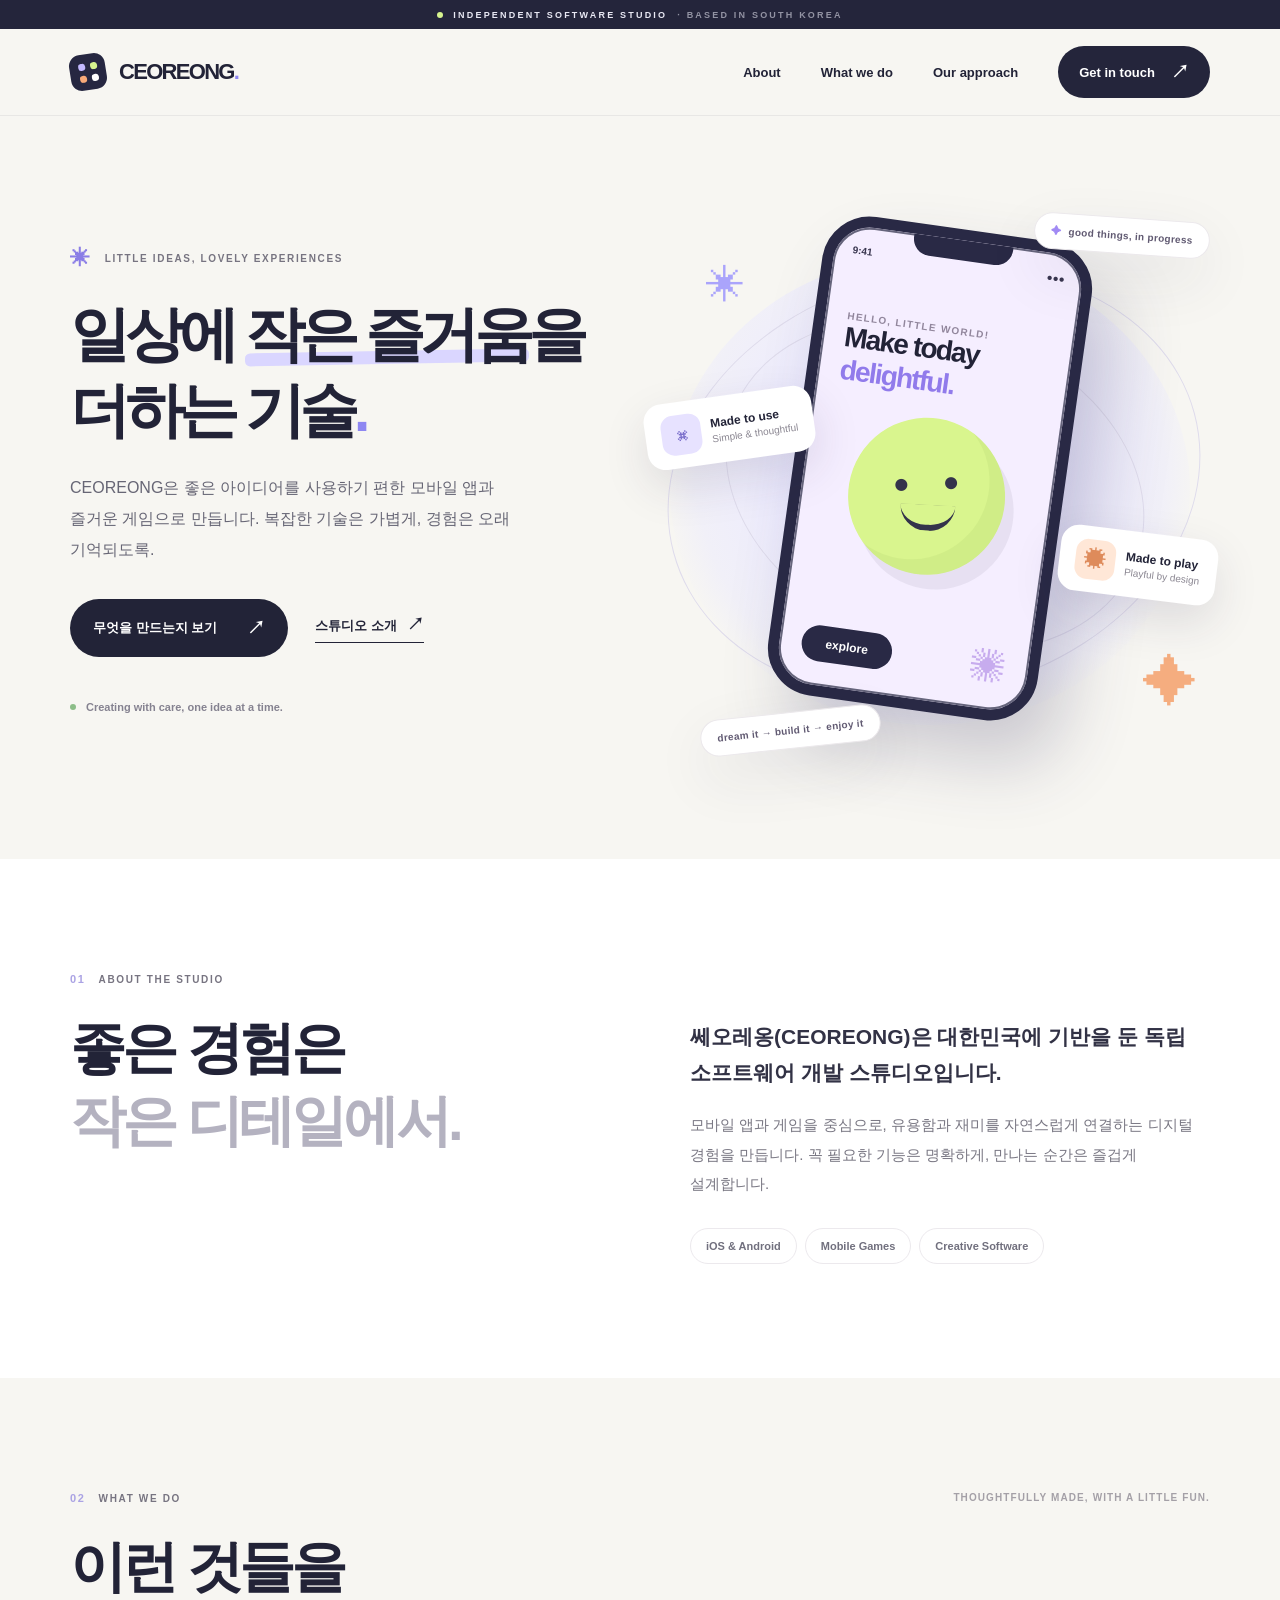
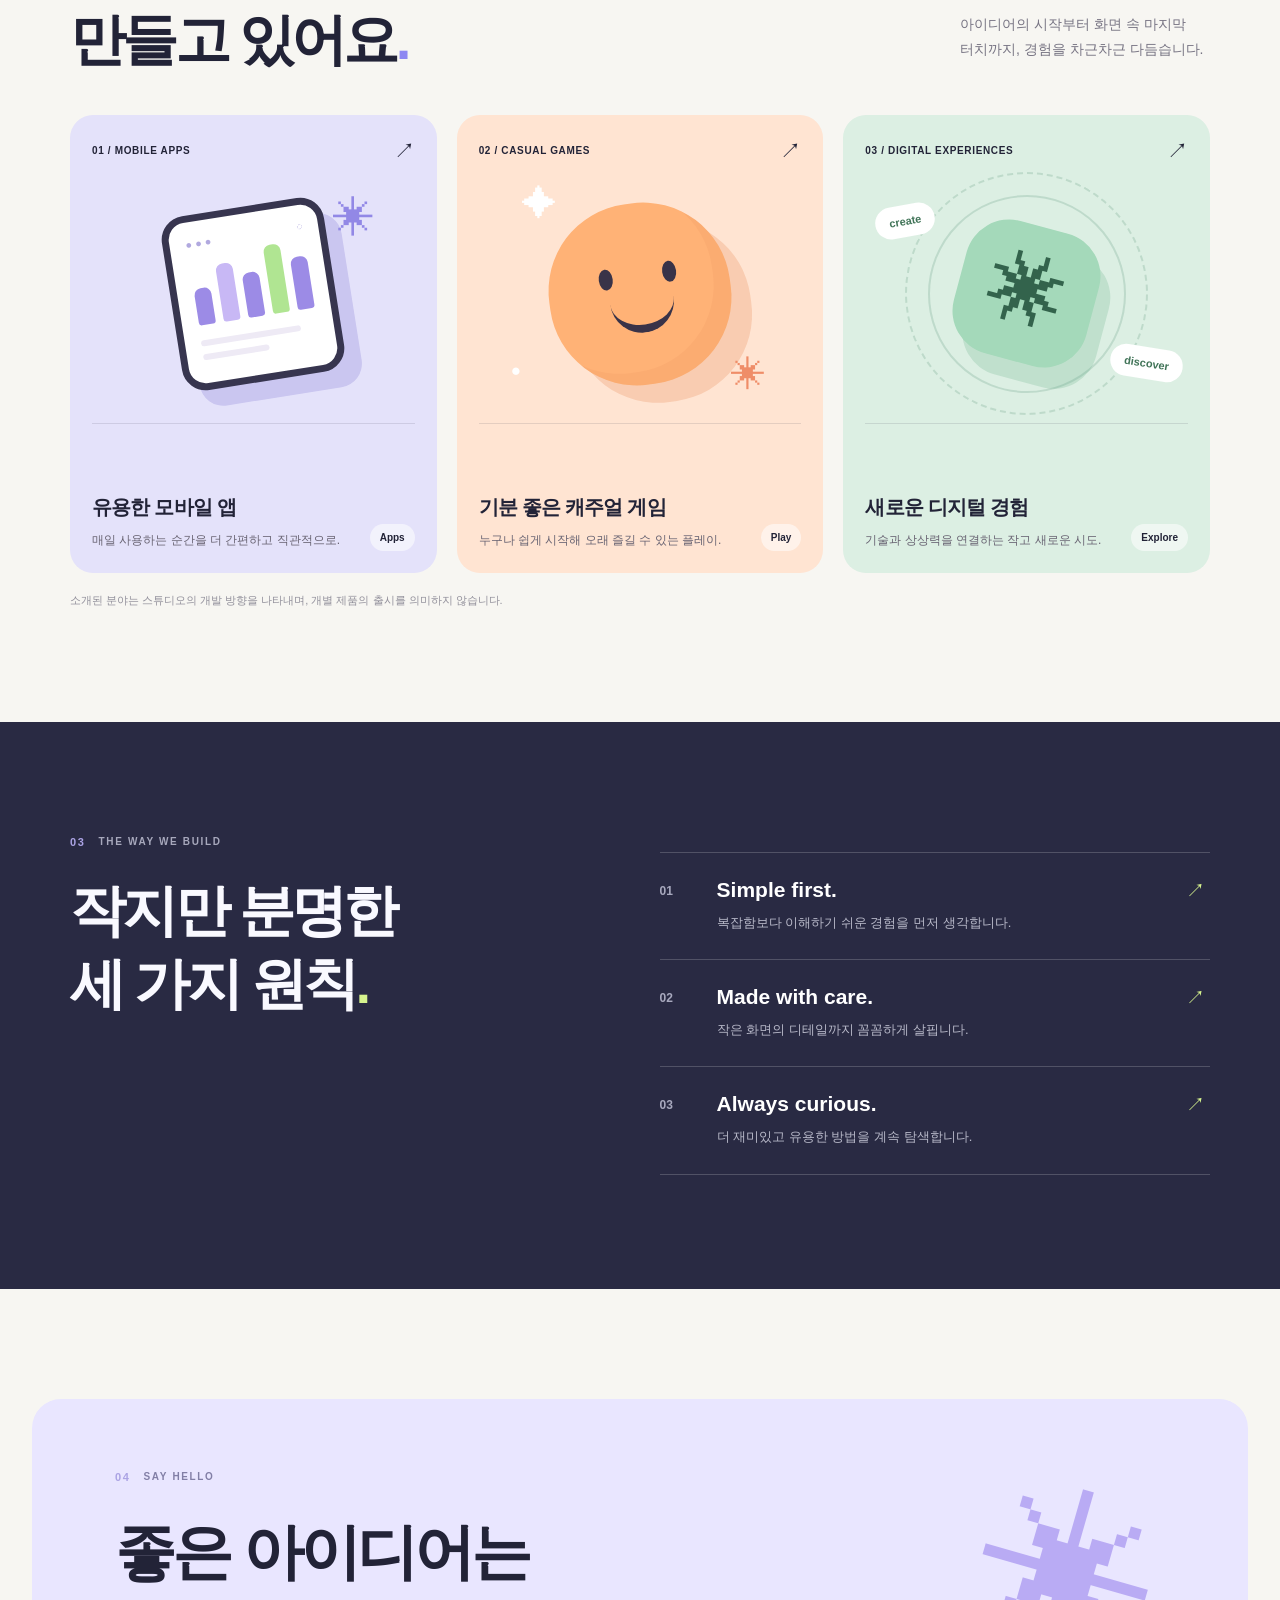
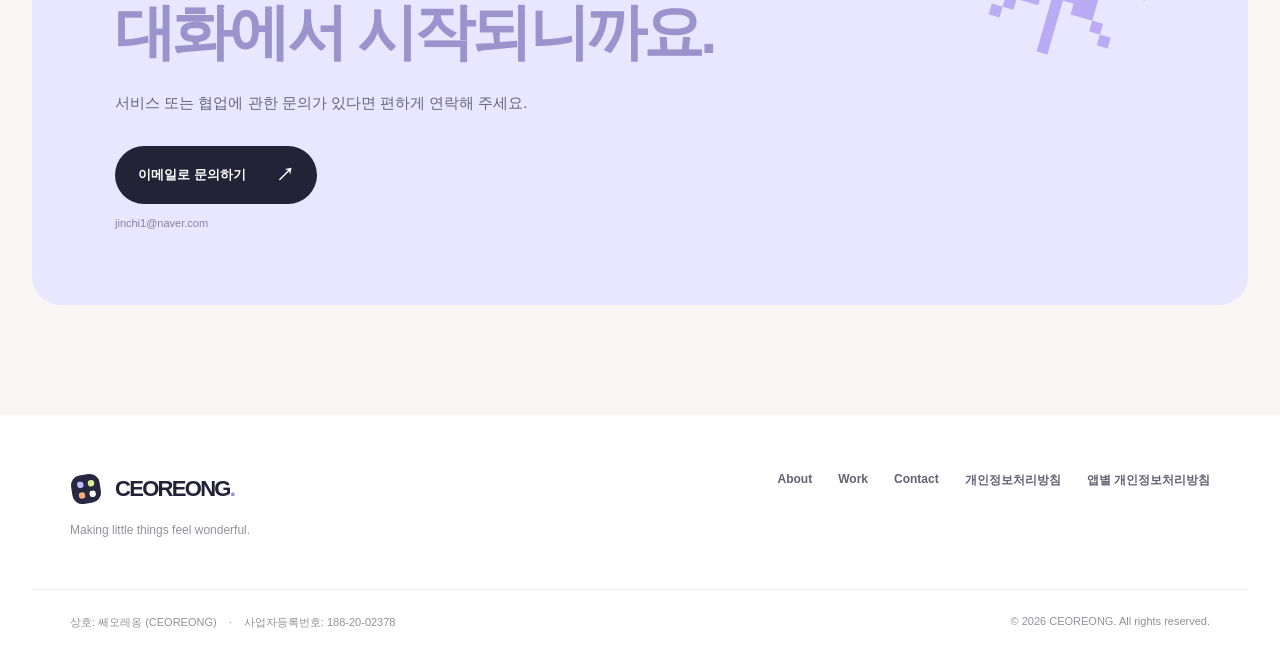
<file: index.html>
<!doctype html>
<html lang="ko">
<head>
  <meta charset="utf-8">
  <meta name="viewport" content="width=device-width, initial-scale=1">
  <meta name="theme-color" content="#f7f6f2">
  <meta name="description" content="CEOREONG(쎄오레옹)은 일상에 작은 즐거움과 편리함을 더하는 모바일 앱과 게임을 만듭니다.">
  <!-- Google Search Console 인증: Google이 제공한 정확한 meta 태그를 여기에 붙여넣을 수 있습니다. -->
  <title>CEOREONG | Apps, Games &amp; Good Ideas</title>
  <link rel="icon" href="assets/favicon.svg" type="image/svg+xml">
  <link rel="stylesheet" href="assets/styles.css">
  <script src="assets/site-config.js" defer></script>
  <script src="assets/main.js" defer></script>
</head>
<body>
  <a class="skip-link" href="#main">본문으로 이동</a>
  <div class="announcement"><span class="announcement-dot"></span> INDEPENDENT SOFTWARE STUDIO <span class="announcement-tail">· BASED IN SOUTH KOREA</span></div>
  <header class="site-header">
    <div class="container header-inner">
      <a class="brand" href="index.html" aria-label="CEOREONG 홈">
        <span class="brand-mark" aria-hidden="true"><span></span><span></span><span></span><span></span></span>
        <span class="brand-word">CEOREONG<span class="brand-period">.</span></span>
      </a>
      <button class="menu-toggle" type="button" aria-label="메뉴 열기" aria-expanded="false" aria-controls="main-nav"><span></span><span></span><span></span></button>
      <nav id="main-nav" class="main-nav" aria-label="주 메뉴">
        <a href="#about">About</a>
        <a href="#work">What we do</a>
        <a href="#approach">Our approach</a>
        <a href="#contact" class="nav-cta">Get in touch <span aria-hidden="true">↗</span></a>
      </nav>
    </div>
  </header>

  <main id="main">
    <section class="hero" aria-labelledby="hero-title">
      <div class="container hero-grid">
        <div class="hero-copy">
          <div class="eyebrow"><span class="eyebrow-spark">✳</span> LITTLE IDEAS, LOVELY EXPERIENCES</div>
          <h1 id="hero-title">일상에 <span class="accent-underline">작은 즐거움</span>을<br>더하는 기술<span class="headline-dot">.</span></h1>
          <p class="hero-desc">CEOREONG은 좋은 아이디어를 사용하기 편한 모바일 앱과 즐거운 게임으로 만듭니다. 복잡한 기술은 가볍게, 경험은 오래 기억되도록.</p>
          <div class="hero-actions">
            <a class="button button-dark" href="#work">무엇을 만드는지 보기 <span aria-hidden="true">↗</span></a>
            <a class="text-link" href="#about">스튜디오 소개 <span aria-hidden="true">↗</span></a>
          </div>
          <div class="hero-caption"><span class="status-dot"></span> Creating with care, one idea at a time.</div>
        </div>
        <div class="hero-scene" aria-label="모바일 앱과 게임을 상징하는 일러스트레이션">
          <div class="scene-glow"></div>
          <div class="scene-orbit scene-orbit-one"></div>
          <div class="scene-orbit scene-orbit-two"></div>
          <div class="deco deco-plus" aria-hidden="true">✳</div>
          <div class="deco deco-star" aria-hidden="true">✦</div>
          <div class="float-note float-note-top"><span>✦</span> good things, in progress</div>
          <div class="phone-mock" aria-hidden="true">
            <div class="phone-top"><span>9:41</span><span class="phone-notch"></span><span>●●●</span></div>
            <div class="phone-screen">
              <div class="screen-kicker">hello, little world!</div>
              <div class="screen-title">Make today<br><em>delightful.</em></div>
              <div class="smile-face"><span class="smile-eyes">• &nbsp; •</span><span class="smile-mouth"></span></div>
              <div class="screen-bottom"><span class="app-pill">explore</span><span class="screen-spark">✺</span></div>
            </div>
          </div>
          <div class="float-card float-card-left"><span class="float-icon purple">⌘</span><span><strong>Made to use</strong><small>Simple &amp; thoughtful</small></span></div>
          <div class="float-card float-card-right"><span class="float-icon orange">✹</span><span><strong>Made to play</strong><small>Playful by design</small></span></div>
          <div class="float-note float-note-bottom">dream it → build it → enjoy it</div>
        </div>
      </div>
    </section>

    <section id="about" class="about-section section-pad">
      <div class="container about-grid">
        <div><span class="section-label"><span class="section-index">01</span> ABOUT THE STUDIO</span><h2 class="section-heading">좋은 경험은<br><span class="muted-heading">작은 디테일에서.</span></h2></div>
        <div class="about-right"><p class="large-body">쎄오레옹(CEOREONG)은 대한민국에 기반을 둔 독립 소프트웨어 개발 스튜디오입니다.</p><p>모바일 앱과 게임을 중심으로, 유용함과 재미를 자연스럽게 연결하는 디지털 경험을 만듭니다. 꼭 필요한 기능은 명확하게, 만나는 순간은 즐겁게 설계합니다.</p><div class="about-tags"><span>iOS &amp; Android</span><span>Mobile Games</span><span>Creative Software</span></div></div>
      </div>
    </section>

    <section id="work" class="work-section section-pad">
      <div class="container">
        <div class="section-topline"><span class="section-label"><span class="section-index">02</span> WHAT WE DO</span><span class="small-note">THOUGHTFULLY MADE, WITH A LITTLE FUN.</span></div>
        <div class="section-heading-row"><h2 class="section-heading">이런 것들을<br>만들고 있어요<span class="headline-dot">.</span></h2><p>아이디어의 시작부터 화면 속 마지막 터치까지, 경험을 차근차근 다듬습니다.</p></div>
        <div class="work-grid">
          <article class="work-card card-violet"><div class="work-card-header"><span class="work-num">01 / MOBILE APPS</span><span class="work-arrow" aria-hidden="true">↗</span></div><div class="work-art work-art-app" aria-hidden="true"><div class="mini-app-window"><div class="mini-app-header"><span>● ● ●</span><span>◌</span></div><div class="mini-app-graph"><span></span><span></span><span></span><span></span><span></span></div><div class="mini-app-bars"><i></i><i></i></div></div><span class="work-art-spark">✳</span></div><div class="work-card-footer"><div><h3>유용한 모바일 앱</h3><p>매일 사용하는 순간을 더 간편하고 직관적으로.</p></div><span class="work-chip">Apps</span></div></article>
          <article class="work-card card-peach"><div class="work-card-header"><span class="work-num">02 / CASUAL GAMES</span><span class="work-arrow" aria-hidden="true">↗</span></div><div class="work-art work-art-game" aria-hidden="true"><div class="game-planet"><div class="planet-eye eye-left"></div><div class="planet-eye eye-right"></div><div class="planet-smile"></div></div><div class="game-star star-a">✦</div><div class="game-star star-b">✳</div><div class="game-star star-c">●</div></div><div class="work-card-footer"><div><h3>기분 좋은 캐주얼 게임</h3><p>누구나 쉽게 시작해 오래 즐길 수 있는 플레이.</p></div><span class="work-chip">Play</span></div></article>
          <article class="work-card card-mint"><div class="work-card-header"><span class="work-num">03 / DIGITAL EXPERIENCES</span><span class="work-arrow" aria-hidden="true">↗</span></div><div class="work-art work-art-ideas" aria-hidden="true"><div class="idea-ring ring-one"></div><div class="idea-ring ring-two"></div><div class="idea-core">✷</div><span class="idea-label idea-label-a">create</span><span class="idea-label idea-label-b">discover</span></div><div class="work-card-footer"><div><h3>새로운 디지털 경험</h3><p>기술과 상상력을 연결하는 작고 새로운 시도.</p></div><span class="work-chip">Explore</span></div></article>
        </div>
        <p class="work-disclaimer">소개된 분야는 스튜디오의 개발 방향을 나타내며, 개별 제품의 출시를 의미하지 않습니다.</p>
      </div>
    </section>

    <section id="approach" class="approach-section section-pad">
      <div class="container approach-grid"><div><span class="section-label light-label"><span class="section-index">03</span> THE WAY WE BUILD</span><h2 class="section-heading light-heading">작지만 분명한<br>세 가지 원칙<span class="lime-dot">.</span></h2></div><div class="principles"><div class="principle"><span class="principle-num">01</span><div><h3>Simple first.</h3><p>복잡함보다 이해하기 쉬운 경험을 먼저 생각합니다.</p></div><span aria-hidden="true">↗</span></div><div class="principle"><span class="principle-num">02</span><div><h3>Made with care.</h3><p>작은 화면의 디테일까지 꼼꼼하게 살핍니다.</p></div><span aria-hidden="true">↗</span></div><div class="principle"><span class="principle-num">03</span><div><h3>Always curious.</h3><p>더 재미있고 유용한 방법을 계속 탐색합니다.</p></div><span aria-hidden="true">↗</span></div></div></div>
    </section>

    <section id="contact" class="contact-section section-pad"><div class="container contact-panel"><div class="contact-star" aria-hidden="true">✳</div><span class="section-label"><span class="section-index">04</span> SAY HELLO</span><h2>좋은 아이디어는<br><span>대화에서 시작되니까요.</span></h2><p>서비스 또는 협업에 관한 문의가 있다면 편하게 연락해 주세요.</p><a id="email-link" class="button button-dark contact-button is-disabled" href="#contact" aria-disabled="true">문의 이메일 설정 중 <span aria-hidden="true">↗</span></a><div id="contact-email-note" class="contact-note">공개용 사업자 이메일을 설정하면 문의 버튼이 활성화됩니다.</div></div></section>
  </main>

  <footer class="site-footer"><div class="container footer-top"><div><a class="brand footer-brand" href="index.html"><span class="brand-mark" aria-hidden="true"><span></span><span></span><span></span><span></span></span><span class="brand-word">CEOREONG<span class="brand-period">.</span></span></a><p>Making little things feel wonderful.</p></div><div class="footer-links"><a href="#about">About</a><a href="#work">Work</a><a href="#contact">Contact</a><a href="privacy.html">개인정보처리방침</a><a href="apps/index.html">앱별 개인정보처리방침</a></div></div><div class="container footer-bottom"><span>상호: 쎄오레옹 (CEOREONG) <span class="footer-sep">·</span> 사업자등록번호: 188-20-02378</span><span>© <span id="year">2026</span> CEOREONG. All rights reserved.</span></div></footer>
</body>
</html>
</file>
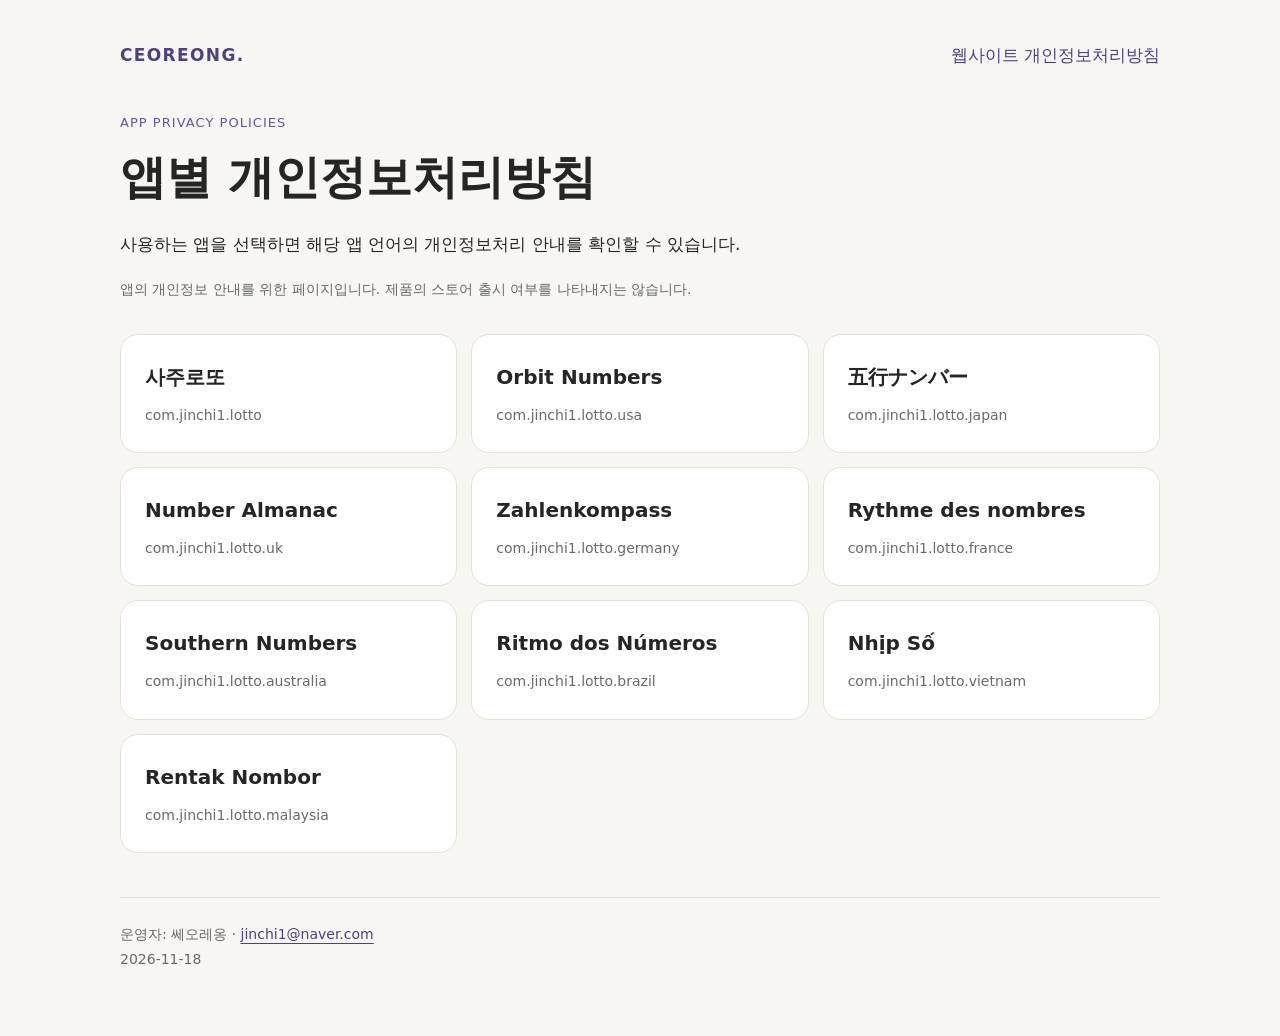
<file: apps/index.html>
<!doctype html><html lang="ko"><head><meta charset="utf-8"><meta name="viewport" content="width=device-width,initial-scale=1"><title>앱별 개인정보처리방침 | CEOREONG</title><link rel="icon" href="../assets/favicon.svg" type="image/svg+xml"><link rel="stylesheet" href="../assets/app-privacy.css"></head><body class="app-policy"><main class="policy-shell"><nav class="policy-nav"><a class="policy-brand" href="../index.html">CEOREONG.</a><a href="../privacy.html">웹사이트 개인정보처리방침</a></nav><div class="policy-kicker">APP PRIVACY POLICIES</div><h1>앱별 개인정보처리방침</h1><p>사용하는 앱을 선택하면 해당 앱 언어의 개인정보처리 안내를 확인할 수 있습니다.</p><p class="policy-meta">앱의 개인정보 안내를 위한 페이지입니다. 제품의 스토어 출시 여부를 나타내지는 않습니다.</p><div class="policy-grid"><a class="policy-card" href="privacy/korea.html"><strong>사주로또</strong><span>com.jinchi1.lotto</span></a><a class="policy-card" href="privacy/usa.html"><strong>Orbit Numbers</strong><span>com.jinchi1.lotto.usa</span></a>
<a class="policy-card" href="privacy/japan.html"><strong>五行ナンバー</strong><span>com.jinchi1.lotto.japan</span></a>
<a class="policy-card" href="privacy/uk.html"><strong>Number Almanac</strong><span>com.jinchi1.lotto.uk</span></a>
<a class="policy-card" href="privacy/germany.html"><strong>Zahlenkompass</strong><span>com.jinchi1.lotto.germany</span></a>
<a class="policy-card" href="privacy/france.html"><strong>Rythme des nombres</strong><span>com.jinchi1.lotto.france</span></a>
<a class="policy-card" href="privacy/australia.html"><strong>Southern Numbers</strong><span>com.jinchi1.lotto.australia</span></a>
<a class="policy-card" href="privacy/brazil.html"><strong>Ritmo dos Números</strong><span>com.jinchi1.lotto.brazil</span></a>
<a class="policy-card" href="privacy/vietnam.html"><strong>Nhịp Số</strong><span>com.jinchi1.lotto.vietnam</span></a>
<a class="policy-card" href="privacy/malaysia.html"><strong>Rentak Nombor</strong><span>com.jinchi1.lotto.malaysia</span></a></div><footer class="policy-footer">운영자: 쎄오레옹 · <a href="mailto:jinchi1@naver.com">jinchi1@naver.com</a><br>2026-11-18</footer></main></body></html>
</file>
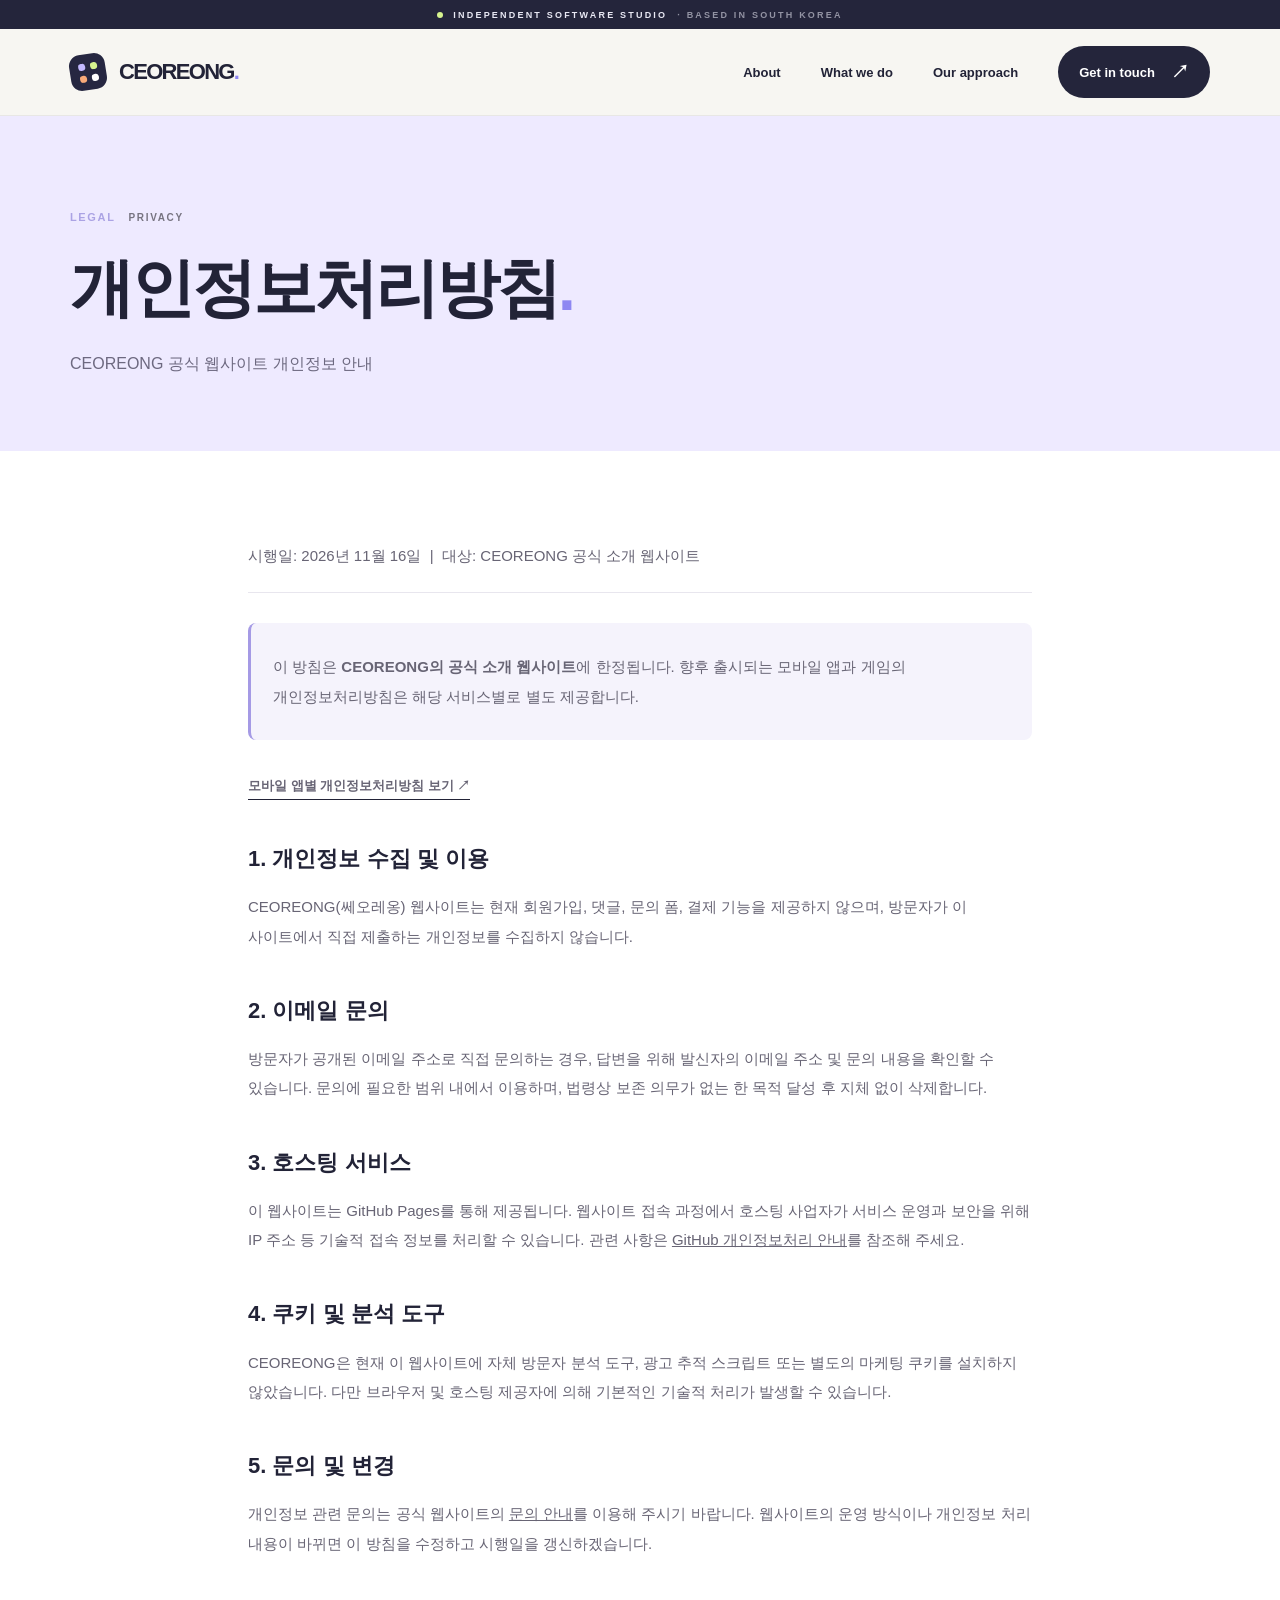
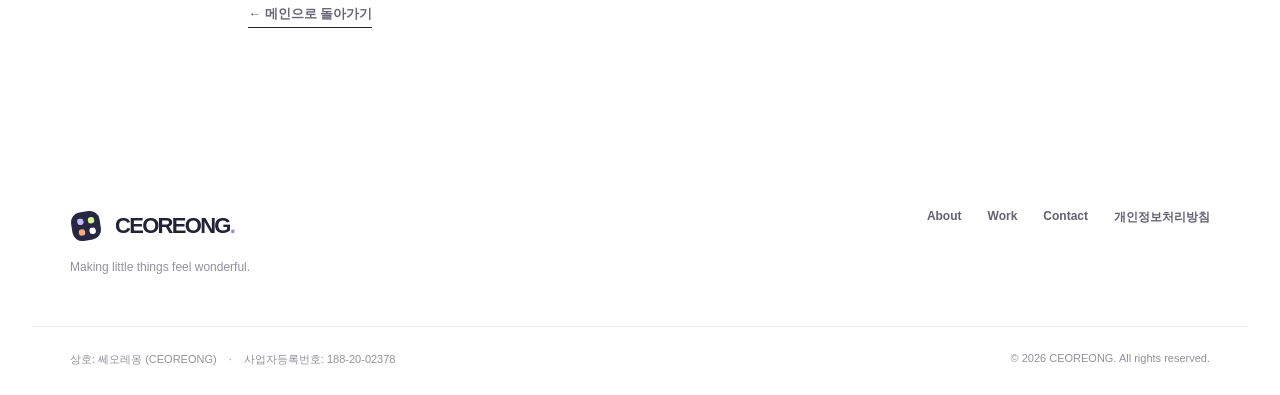
<file: privacy.html>
<!doctype html>
<html lang="ko">
<head>
  <meta charset="utf-8"><meta name="viewport" content="width=device-width, initial-scale=1"><meta name="theme-color" content="#f7f6f2">
  <meta name="description" content="CEOREONG 공식 웹사이트의 개인정보처리 안내입니다.">
  <title>개인정보처리방침 | CEOREONG</title>
  <link rel="icon" href="assets/favicon.svg" type="image/svg+xml"><link rel="stylesheet" href="assets/styles.css">
  <script src="assets/site-config.js" defer></script><script src="assets/main.js" defer></script>
</head>
<body>
  <a class="skip-link" href="#main">본문으로 이동</a>
  <div class="announcement"><span class="announcement-dot"></span> INDEPENDENT SOFTWARE STUDIO <span class="announcement-tail">· BASED IN SOUTH KOREA</span></div>
  <header class="site-header"><div class="container header-inner"><a class="brand" href="index.html"><span class="brand-mark" aria-hidden="true"><span></span><span></span><span></span><span></span></span><span class="brand-word">CEOREONG<span class="brand-period">.</span></span></a><button class="menu-toggle" aria-label="메뉴 열기" type="button" aria-expanded="false" aria-controls="main-nav"><span></span><span></span><span></span></button><nav id="main-nav" class="main-nav" aria-label="주 메뉴"><a href="index.html#about">About</a><a href="index.html#work">What we do</a><a href="index.html#approach">Our approach</a><a href="index.html#contact" class="nav-cta">Get in touch <span aria-hidden="true">↗</span></a></nav></div></header>
  <main id="main" class="inner-page"><div class="inner-hero"><div class="container"><span class="section-label"><span class="section-index">LEGAL</span> PRIVACY</span><h1>개인정보처리방침<span class="headline-dot">.</span></h1><p>CEOREONG 공식 웹사이트 개인정보 안내</p></div></div>
  <div class="policy-content"><div class="container policy-container">
    <p class="policy-meta">시행일: 2026년 11월 16일 &nbsp;|&nbsp; 대상: CEOREONG 공식 소개 웹사이트</p>
    <div class="notice-box"><p>이 방침은 <strong>CEOREONG의 공식 소개 웹사이트</strong>에 한정됩니다. 향후 출시되는 모바일 앱과 게임의 개인정보처리방침은 해당 서비스별로 별도 제공합니다.</p></div>
    <p><a href="apps/index.html" class="text-link">모바일 앱별 개인정보처리방침 보기 ↗</a></p>
    <h2>1. 개인정보 수집 및 이용</h2><p>CEOREONG(쎄오레옹) 웹사이트는 현재 회원가입, 댓글, 문의 폼, 결제 기능을 제공하지 않으며, 방문자가 이 사이트에서 직접 제출하는 개인정보를 수집하지 않습니다.</p>
    <h2>2. 이메일 문의</h2><p>방문자가 공개된 이메일 주소로 직접 문의하는 경우, 답변을 위해 발신자의 이메일 주소 및 문의 내용을 확인할 수 있습니다. 문의에 필요한 범위 내에서 이용하며, 법령상 보존 의무가 없는 한 목적 달성 후 지체 없이 삭제합니다.</p>
    <h2>3. 호스팅 서비스</h2><p>이 웹사이트는 GitHub Pages를 통해 제공됩니다. 웹사이트 접속 과정에서 호스팅 사업자가 서비스 운영과 보안을 위해 IP 주소 등 기술적 접속 정보를 처리할 수 있습니다. 관련 사항은 <a href="https://docs.github.com/en/site-policy/privacy-policies/github-general-privacy-statement" target="_blank" rel="noopener noreferrer" style="text-decoration:underline">GitHub 개인정보처리 안내</a>를 참조해 주세요.</p>
    <h2>4. 쿠키 및 분석 도구</h2><p>CEOREONG은 현재 이 웹사이트에 자체 방문자 분석 도구, 광고 추적 스크립트 또는 별도의 마케팅 쿠키를 설치하지 않았습니다. 다만 브라우저 및 호스팅 제공자에 의해 기본적인 기술적 처리가 발생할 수 있습니다.</p>
    <h2>5. 문의 및 변경</h2><p>개인정보 관련 문의는 공식 웹사이트의 <a href="index.html#contact" style="text-decoration:underline">문의 안내</a>를 이용해 주시기 바랍니다. 웹사이트의 운영 방식이나 개인정보 처리 내용이 바뀌면 이 방침을 수정하고 시행일을 갱신하겠습니다.</p>
    <p style="margin-top:40px"><a href="index.html" class="text-link">← 메인으로 돌아가기</a></p>
  </div></div></main>
  <footer class="site-footer"><div class="container footer-top"><div><a class="brand footer-brand" href="index.html"><span class="brand-mark" aria-hidden="true"><span></span><span></span><span></span><span></span></span><span class="brand-word">CEOREONG<span class="brand-period">.</span></span></a><p>Making little things feel wonderful.</p></div><div class="footer-links"><a href="index.html#about">About</a><a href="index.html#work">Work</a><a href="index.html#contact">Contact</a><a href="privacy.html">개인정보처리방침</a></div></div><div class="container footer-bottom"><span>상호: 쎄오레옹 (CEOREONG) <span class="footer-sep">·</span> 사업자등록번호: 188-20-02378</span><span>© <span id="year">2026</span> CEOREONG. All rights reserved.</span></div></footer>
</body></html>
</file>
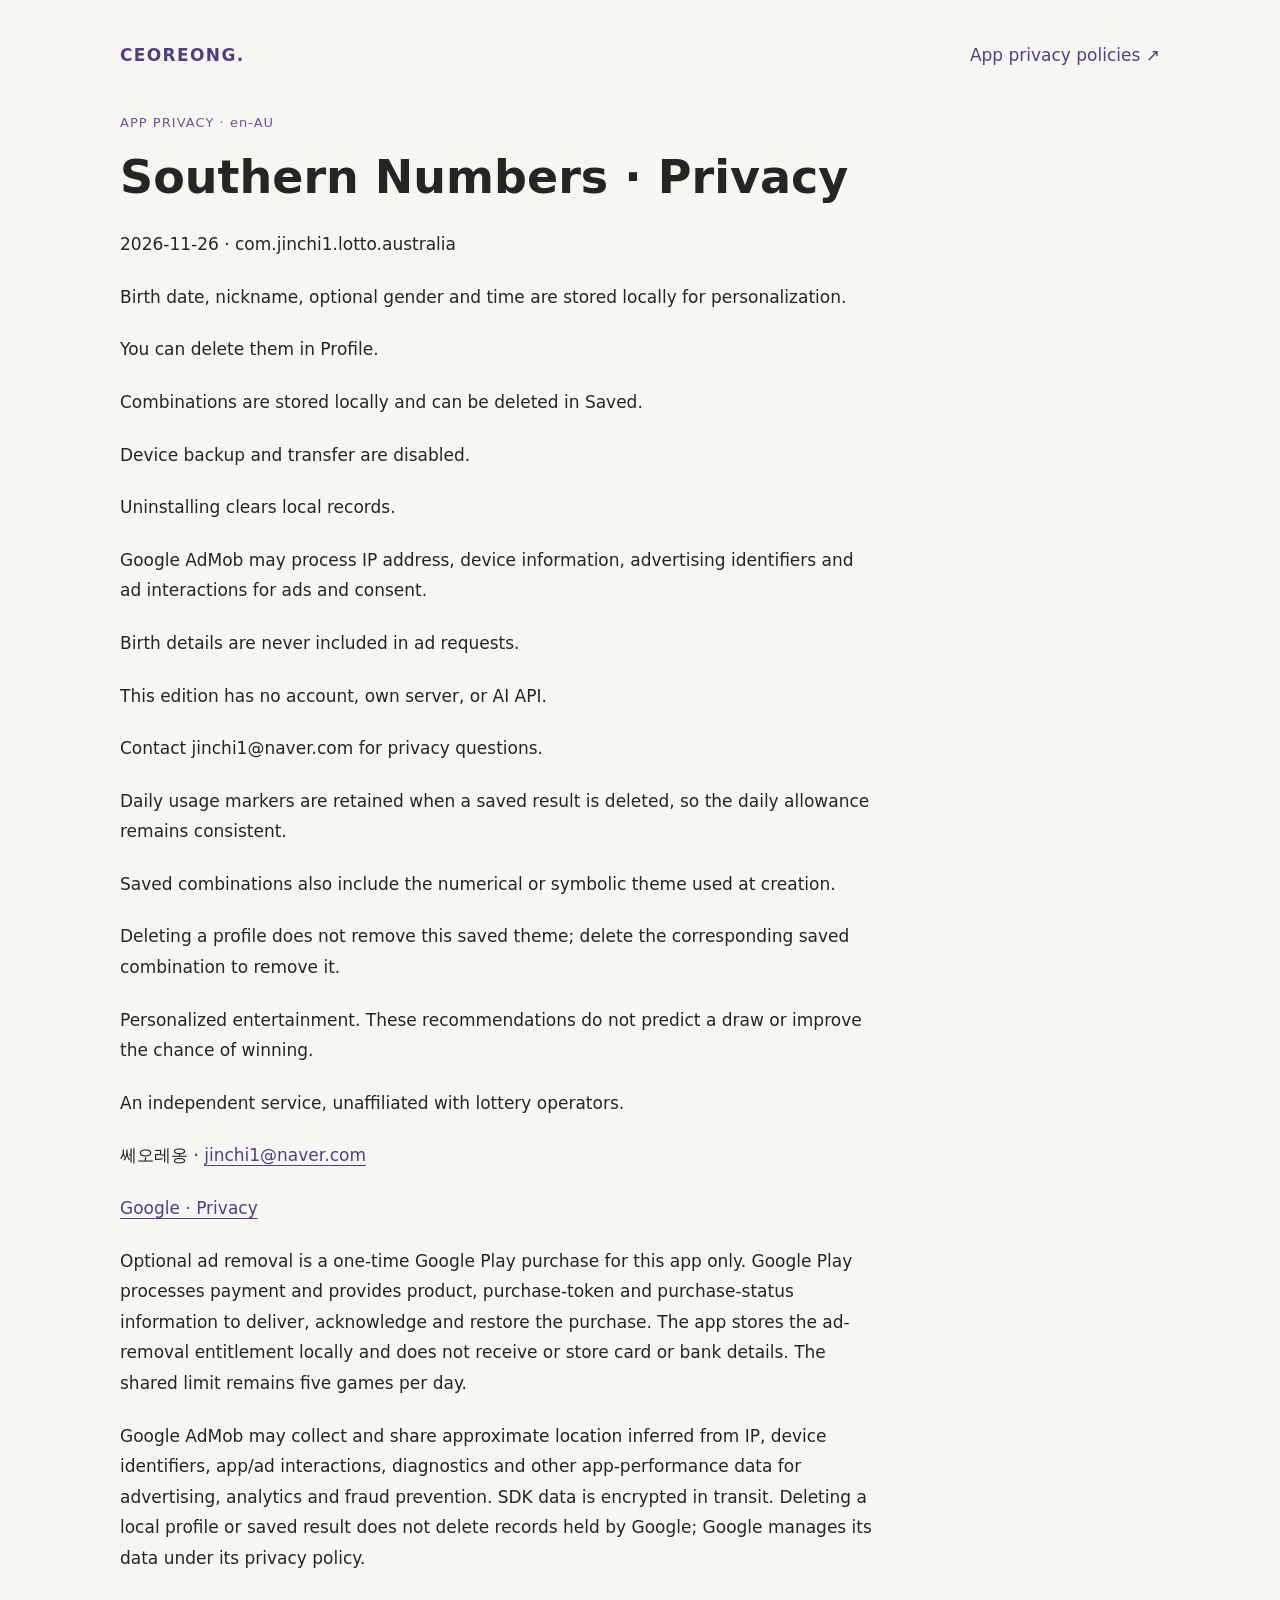
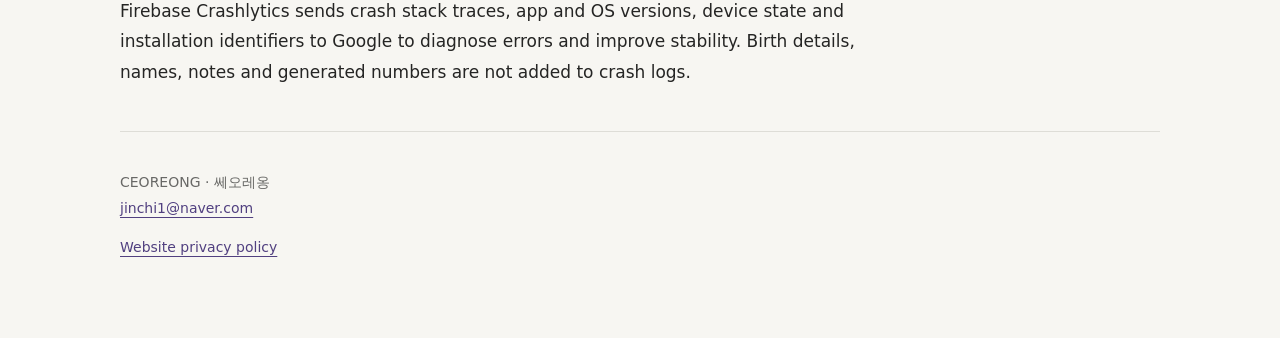
<file: apps/privacy/australia.html>
<!doctype html>
<html lang="en-AU"><head><meta charset="utf-8"><meta name="viewport" content="width=device-width,initial-scale=1"><meta name="theme-color" content="#f7f6f2"><title>Southern Numbers · Privacy | CEOREONG</title><link rel="icon" href="../../assets/favicon.svg" type="image/svg+xml"><link rel="stylesheet" href="../../assets/app-privacy.css"><link rel="canonical" href="https://jinchi1.github.io/etc/apps/privacy/australia.html"></head><body class="app-policy"><main class="policy-shell"><nav class="policy-nav" aria-label="Navigation"><a class="policy-brand" href="../../index.html">CEOREONG.</a><a href="../index.html">App privacy policies ↗</a></nav><div class="policy-kicker">APP PRIVACY · en-AU</div><article class="policy-body"><h1>Southern Numbers · Privacy</h1><p>2026-11-26 · com.jinchi1.lotto.australia</p><p>Birth date, nickname, optional gender and time are stored locally for personalization.</p><p>You can delete them in Profile.</p><p>Combinations are stored locally and can be deleted in Saved.</p><p>Device backup and transfer are disabled.</p><p>Uninstalling clears local records.</p><p>Google AdMob may process IP address, device information, advertising identifiers and ad interactions for ads and consent.</p><p>Birth details are never included in ad requests.</p><p>This edition has no account, own server, or AI API.</p><p>Contact jinchi1@naver.com for privacy questions.</p><p>Daily usage markers are retained when a saved result is deleted, so the daily allowance remains consistent.</p><p>Saved combinations also include the numerical or symbolic theme used at creation.</p><p>Deleting a profile does not remove this saved theme; delete the corresponding saved combination to remove it.</p><p>Personalized entertainment. These recommendations do not predict a draw or improve the chance of winning.</p><p>An independent service, unaffiliated with lottery operators.</p><p>쎄오레옹 · <a href="mailto:jinchi1@naver.com">jinchi1@naver.com</a></p><p><a href="https://policies.google.com/privacy">Google · Privacy</a></p><p>Optional ad removal is a one-time Google Play purchase for this app only. Google Play processes payment and provides product, purchase-token and purchase-status information to deliver, acknowledge and restore the purchase. The app stores the ad-removal entitlement locally and does not receive or store card or bank details. The shared limit remains five games per day.</p><p>Google AdMob may collect and share approximate location inferred from IP, device identifiers, app/ad interactions, diagnostics and other app-performance data for advertising, analytics and fraud prevention. SDK data is encrypted in transit. Deleting a local profile or saved result does not delete records held by Google; Google manages its data under its privacy policy.</p><p>Firebase Crashlytics sends crash stack traces, app and OS versions, device state and installation identifiers to Google to diagnose errors and improve stability. Birth details, names, notes and generated numbers are not added to crash logs.</p></article><footer class="policy-footer"><p>CEOREONG · 쎄오레옹<br><a href="mailto:jinchi1@naver.com">jinchi1@naver.com</a></p><p><a href="../../privacy.html">Website privacy policy</a></p></footer></main></body></html>
</file>
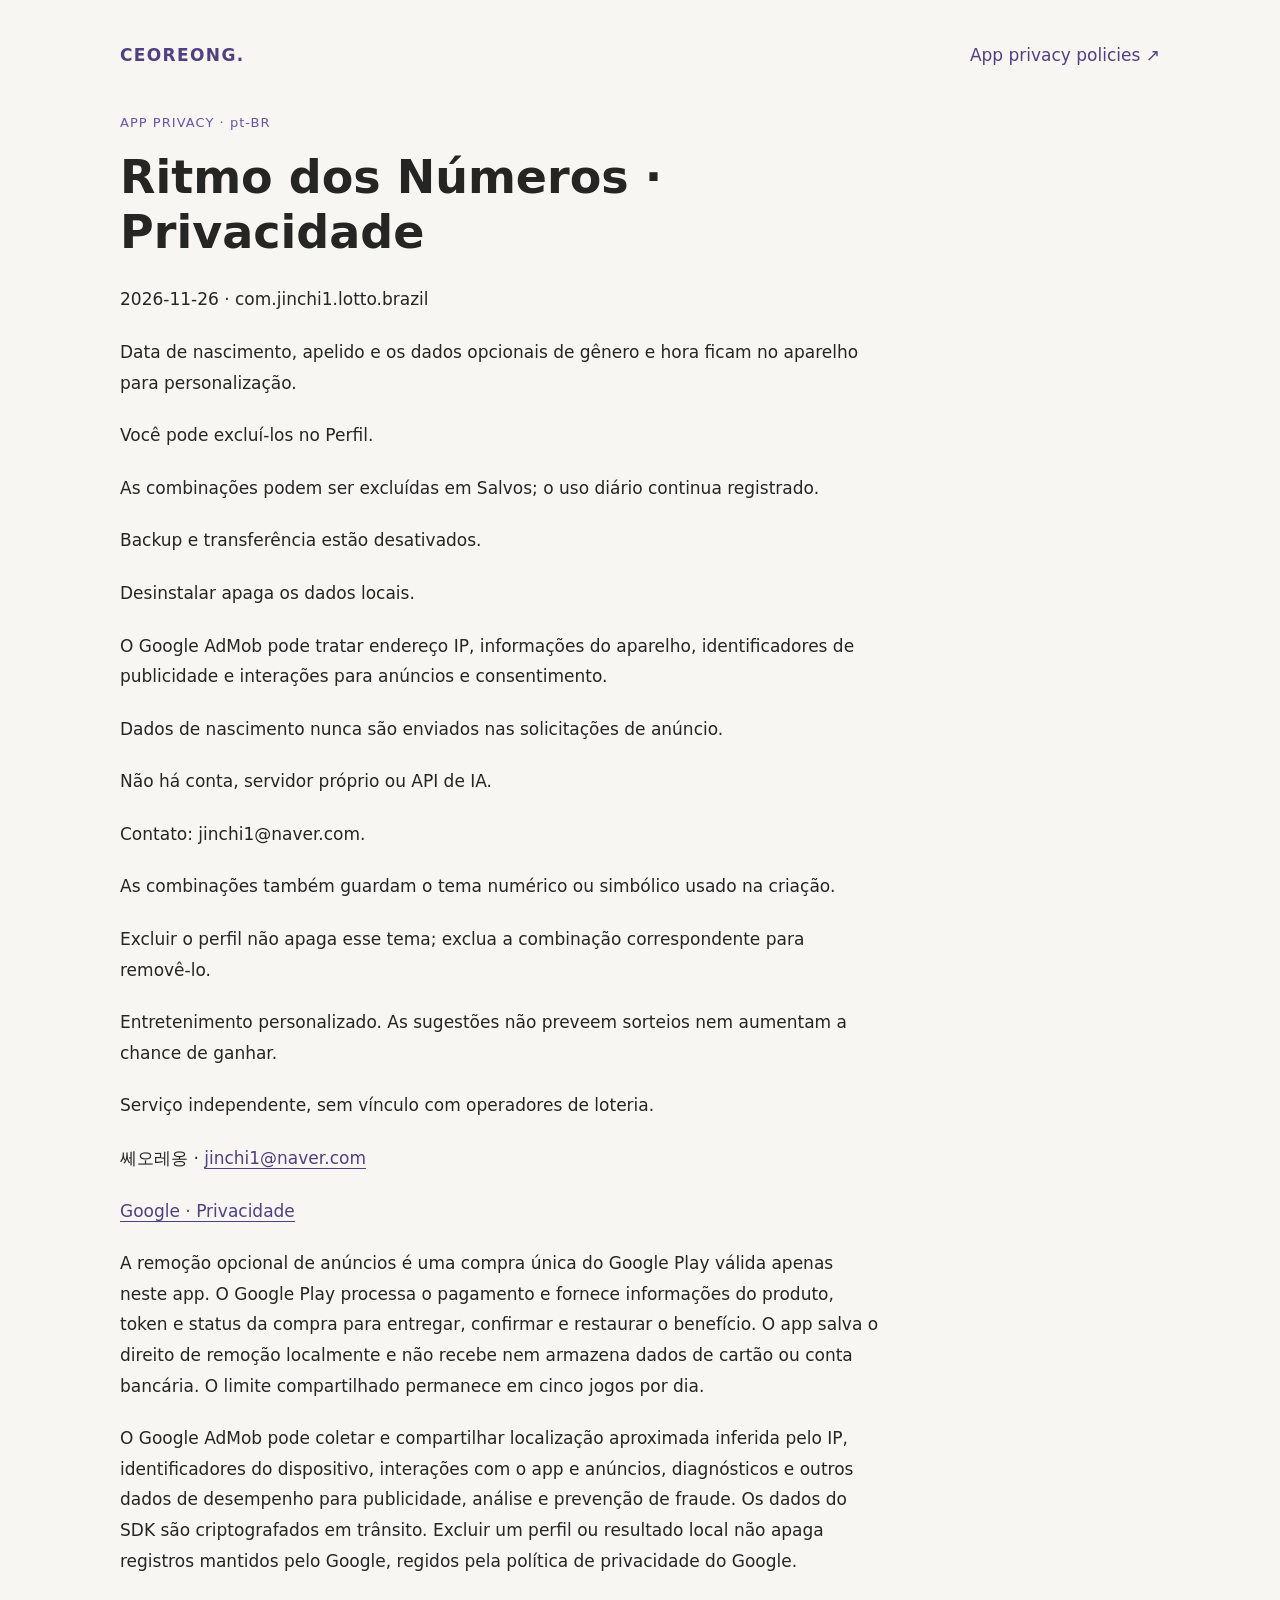
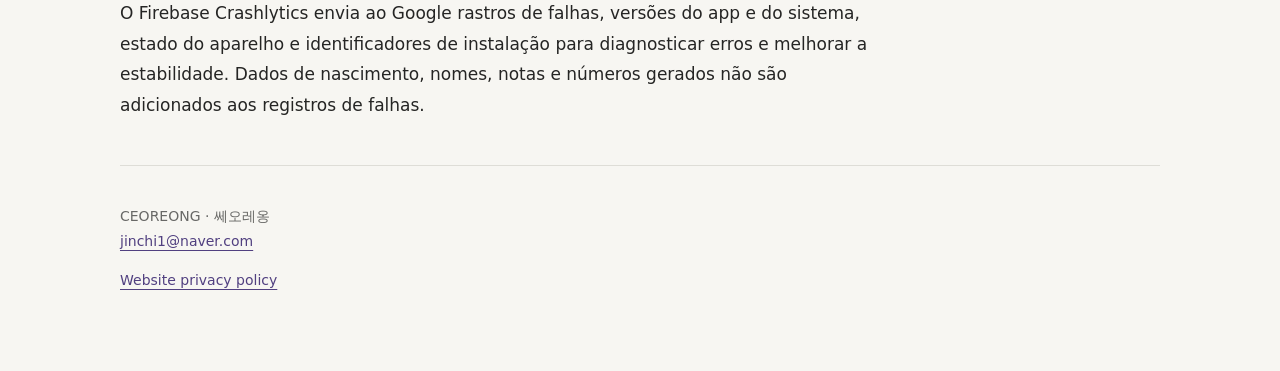
<file: apps/privacy/brazil.html>
<!doctype html>
<html lang="pt-BR"><head><meta charset="utf-8"><meta name="viewport" content="width=device-width,initial-scale=1"><meta name="theme-color" content="#f7f6f2"><title>Ritmo dos Números · Privacidade | CEOREONG</title><link rel="icon" href="../../assets/favicon.svg" type="image/svg+xml"><link rel="stylesheet" href="../../assets/app-privacy.css"><link rel="canonical" href="https://jinchi1.github.io/etc/apps/privacy/brazil.html"></head><body class="app-policy"><main class="policy-shell"><nav class="policy-nav" aria-label="Navigation"><a class="policy-brand" href="../../index.html">CEOREONG.</a><a href="../index.html">App privacy policies ↗</a></nav><div class="policy-kicker">APP PRIVACY · pt-BR</div><article class="policy-body"><h1>Ritmo dos Números · Privacidade</h1><p>2026-11-26 · com.jinchi1.lotto.brazil</p><p>Data de nascimento, apelido e os dados opcionais de gênero e hora ficam no aparelho para personalização.</p><p>Você pode excluí-los no Perfil.</p><p>As combinações podem ser excluídas em Salvos; o uso diário continua registrado.</p><p>Backup e transferência estão desativados.</p><p>Desinstalar apaga os dados locais.</p><p>O Google AdMob pode tratar endereço IP, informações do aparelho, identificadores de publicidade e interações para anúncios e consentimento.</p><p>Dados de nascimento nunca são enviados nas solicitações de anúncio.</p><p>Não há conta, servidor próprio ou API de IA.</p><p>Contato: jinchi1@naver.com.</p><p>As combinações também guardam o tema numérico ou simbólico usado na criação.</p><p>Excluir o perfil não apaga esse tema; exclua a combinação correspondente para removê-lo.</p><p>Entretenimento personalizado. As sugestões não preveem sorteios nem aumentam a chance de ganhar.</p><p>Serviço independente, sem vínculo com operadores de loteria.</p><p>쎄오레옹 · <a href="mailto:jinchi1@naver.com">jinchi1@naver.com</a></p><p><a href="https://policies.google.com/privacy">Google · Privacidade</a></p><p>A remoção opcional de anúncios é uma compra única do Google Play válida apenas neste app. O Google Play processa o pagamento e fornece informações do produto, token e status da compra para entregar, confirmar e restaurar o benefício. O app salva o direito de remoção localmente e não recebe nem armazena dados de cartão ou conta bancária. O limite compartilhado permanece em cinco jogos por dia.</p><p>O Google AdMob pode coletar e compartilhar localização aproximada inferida pelo IP, identificadores do dispositivo, interações com o app e anúncios, diagnósticos e outros dados de desempenho para publicidade, análise e prevenção de fraude. Os dados do SDK são criptografados em trânsito. Excluir um perfil ou resultado local não apaga registros mantidos pelo Google, regidos pela política de privacidade do Google.</p><p>O Firebase Crashlytics envia ao Google rastros de falhas, versões do app e do sistema, estado do aparelho e identificadores de instalação para diagnosticar erros e melhorar a estabilidade. Dados de nascimento, nomes, notas e números gerados não são adicionados aos registros de falhas.</p></article><footer class="policy-footer"><p>CEOREONG · 쎄오레옹<br><a href="mailto:jinchi1@naver.com">jinchi1@naver.com</a></p><p><a href="../../privacy.html">Website privacy policy</a></p></footer></main></body></html>
</file>
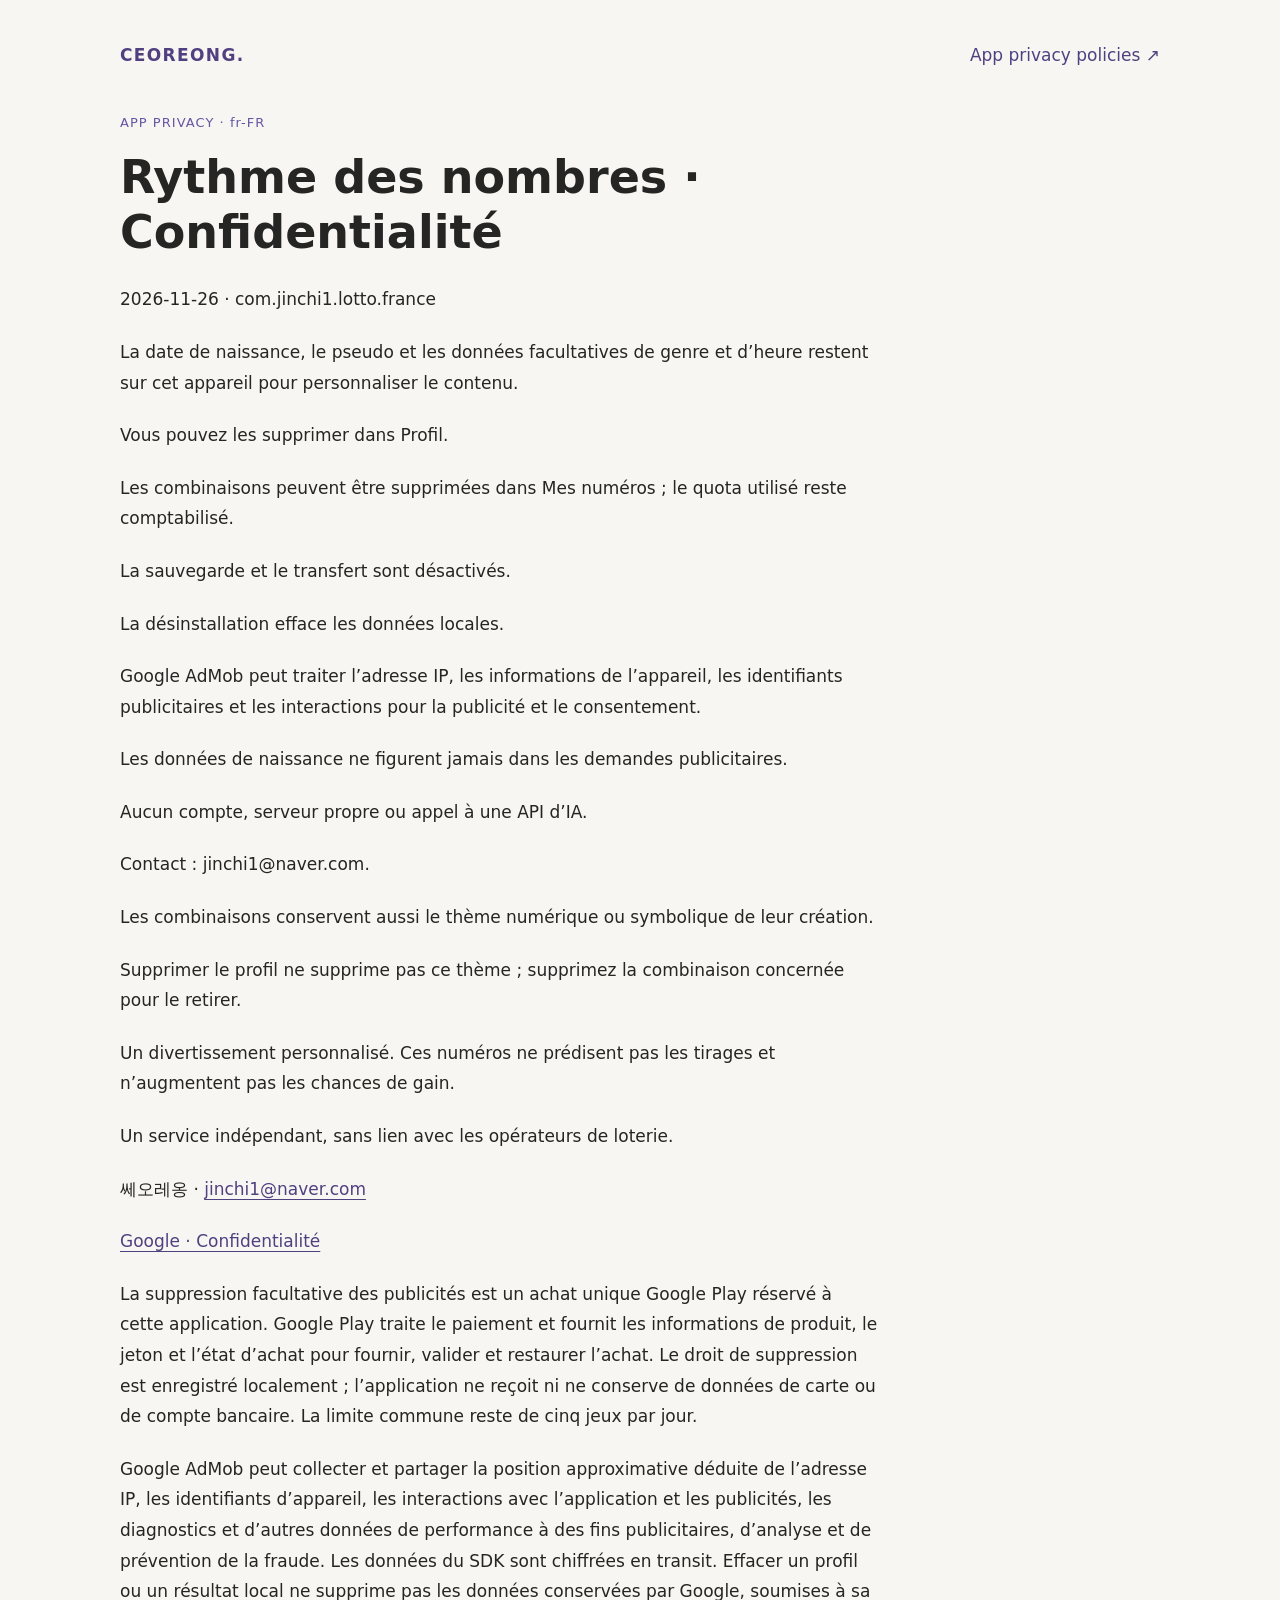
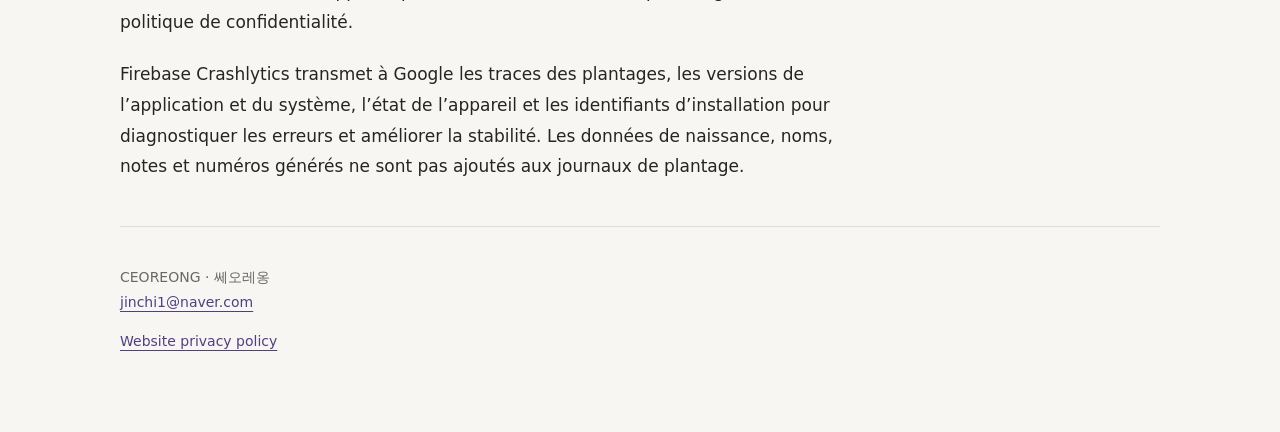
<file: apps/privacy/france.html>
<!doctype html>
<html lang="fr-FR"><head><meta charset="utf-8"><meta name="viewport" content="width=device-width,initial-scale=1"><meta name="theme-color" content="#f7f6f2"><title>Rythme des nombres · Confidentialité | CEOREONG</title><link rel="icon" href="../../assets/favicon.svg" type="image/svg+xml"><link rel="stylesheet" href="../../assets/app-privacy.css"><link rel="canonical" href="https://jinchi1.github.io/etc/apps/privacy/france.html"></head><body class="app-policy"><main class="policy-shell"><nav class="policy-nav" aria-label="Navigation"><a class="policy-brand" href="../../index.html">CEOREONG.</a><a href="../index.html">App privacy policies ↗</a></nav><div class="policy-kicker">APP PRIVACY · fr-FR</div><article class="policy-body"><h1>Rythme des nombres · Confidentialité</h1><p>2026-11-26 · com.jinchi1.lotto.france</p><p>La date de naissance, le pseudo et les données facultatives de genre et d’heure restent sur cet appareil pour personnaliser le contenu.</p><p>Vous pouvez les supprimer dans Profil.</p><p>Les combinaisons peuvent être supprimées dans Mes numéros ; le quota utilisé reste comptabilisé.</p><p>La sauvegarde et le transfert sont désactivés.</p><p>La désinstallation efface les données locales.</p><p>Google AdMob peut traiter l’adresse IP, les informations de l’appareil, les identifiants publicitaires et les interactions pour la publicité et le consentement.</p><p>Les données de naissance ne figurent jamais dans les demandes publicitaires.</p><p>Aucun compte, serveur propre ou appel à une API d’IA.</p><p>Contact : jinchi1@naver.com.</p><p>Les combinaisons conservent aussi le thème numérique ou symbolique de leur création.</p><p>Supprimer le profil ne supprime pas ce thème ; supprimez la combinaison concernée pour le retirer.</p><p>Un divertissement personnalisé. Ces numéros ne prédisent pas les tirages et n’augmentent pas les chances de gain.</p><p>Un service indépendant, sans lien avec les opérateurs de loterie.</p><p>쎄오레옹 · <a href="mailto:jinchi1@naver.com">jinchi1@naver.com</a></p><p><a href="https://policies.google.com/privacy">Google · Confidentialité</a></p><p>La suppression facultative des publicités est un achat unique Google Play réservé à cette application. Google Play traite le paiement et fournit les informations de produit, le jeton et l’état d’achat pour fournir, valider et restaurer l’achat. Le droit de suppression est enregistré localement ; l’application ne reçoit ni ne conserve de données de carte ou de compte bancaire. La limite commune reste de cinq jeux par jour.</p><p>Google AdMob peut collecter et partager la position approximative déduite de l’adresse IP, les identifiants d’appareil, les interactions avec l’application et les publicités, les diagnostics et d’autres données de performance à des fins publicitaires, d’analyse et de prévention de la fraude. Les données du SDK sont chiffrées en transit. Effacer un profil ou un résultat local ne supprime pas les données conservées par Google, soumises à sa politique de confidentialité.</p><p>Firebase Crashlytics transmet à Google les traces des plantages, les versions de l’application et du système, l’état de l’appareil et les identifiants d’installation pour diagnostiquer les erreurs et améliorer la stabilité. Les données de naissance, noms, notes et numéros générés ne sont pas ajoutés aux journaux de plantage.</p></article><footer class="policy-footer"><p>CEOREONG · 쎄오레옹<br><a href="mailto:jinchi1@naver.com">jinchi1@naver.com</a></p><p><a href="../../privacy.html">Website privacy policy</a></p></footer></main></body></html>
</file>
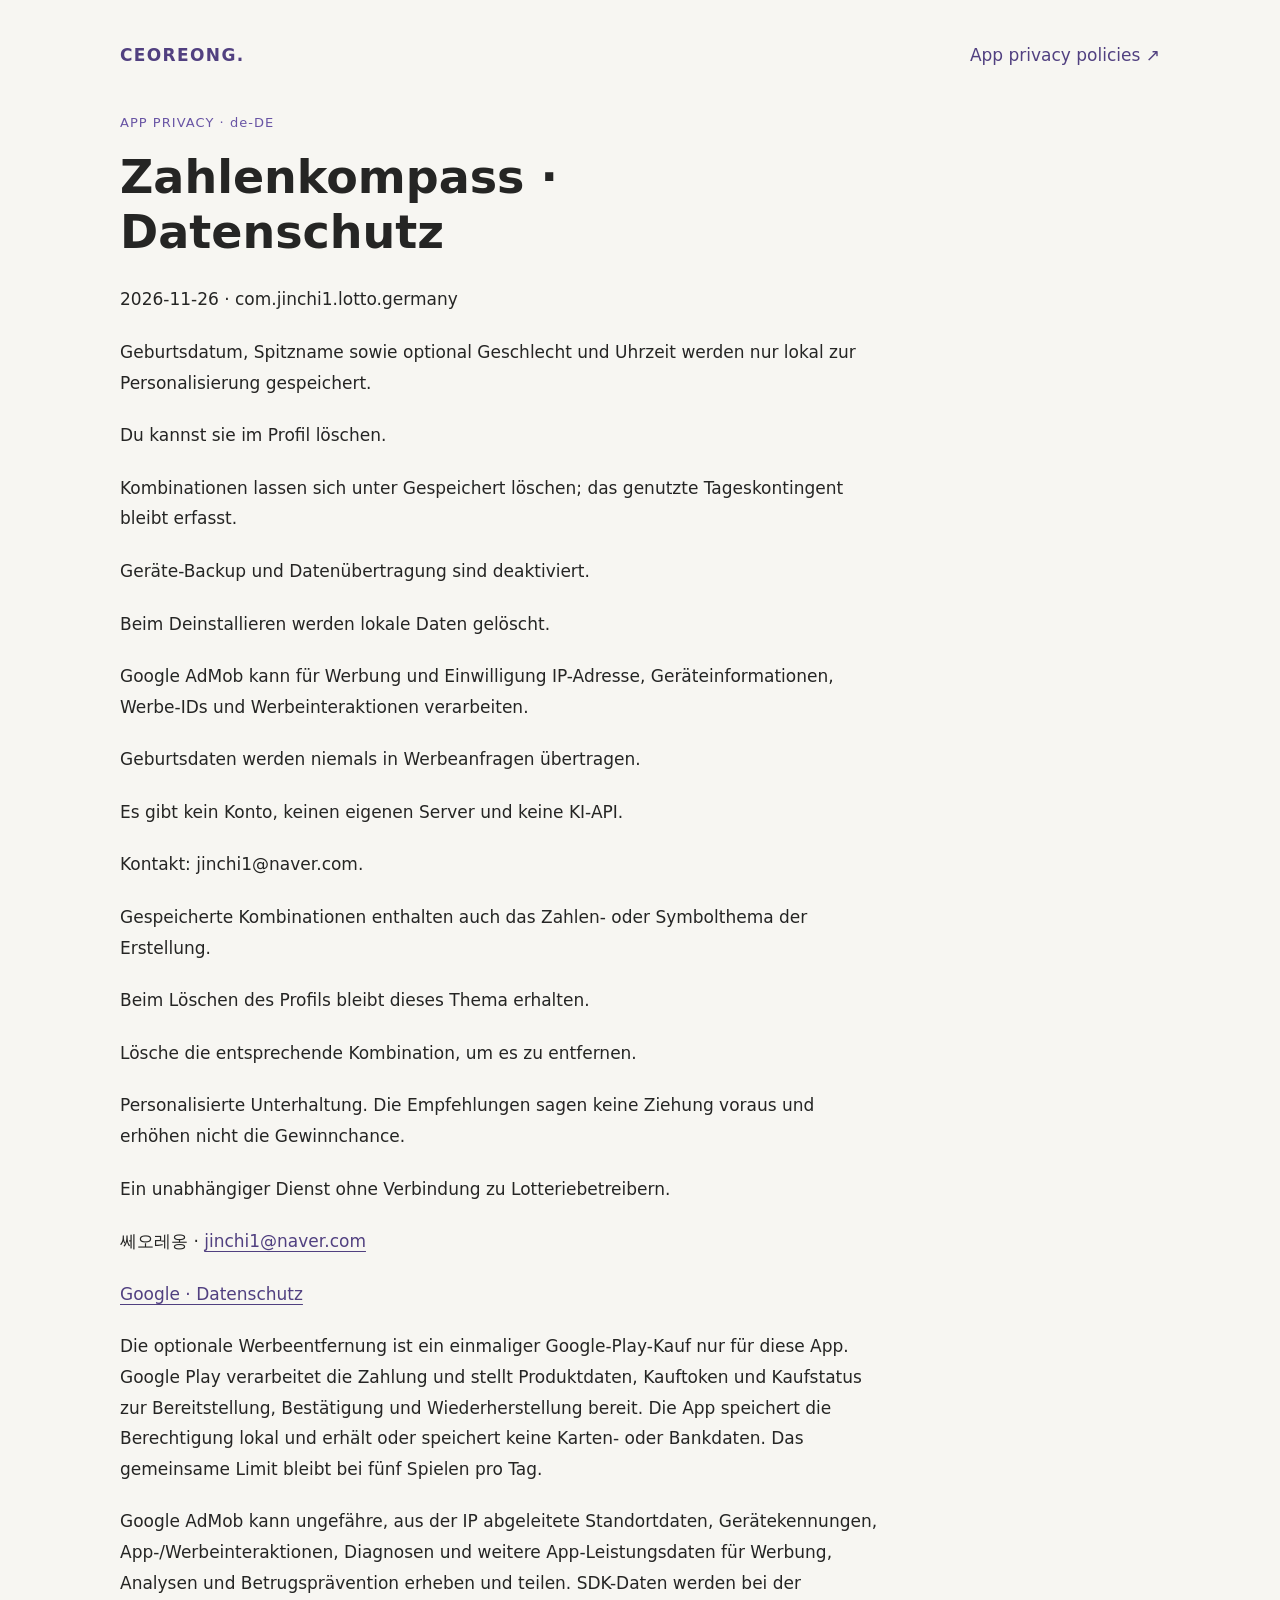
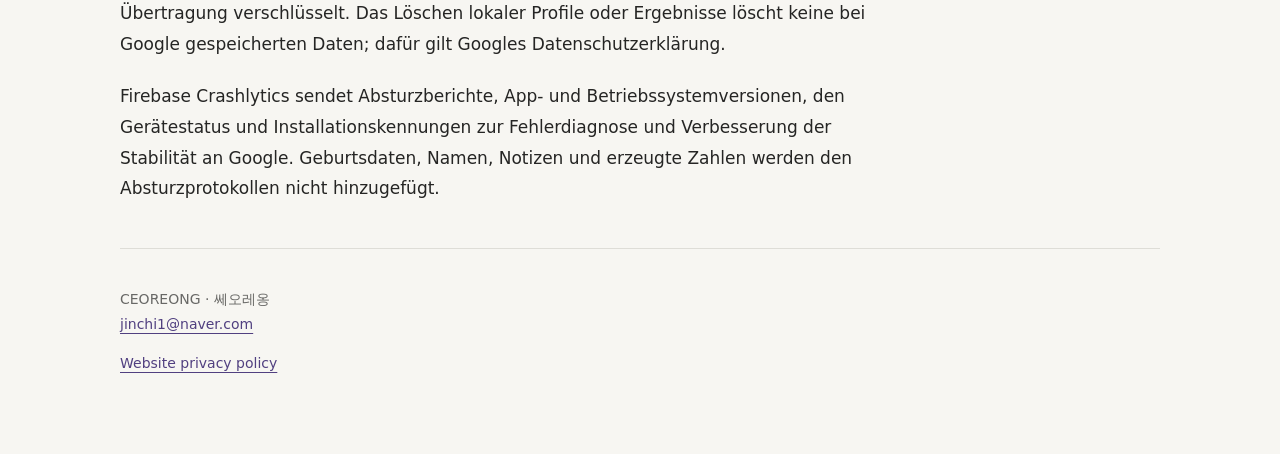
<file: apps/privacy/germany.html>
<!doctype html>
<html lang="de-DE"><head><meta charset="utf-8"><meta name="viewport" content="width=device-width,initial-scale=1"><meta name="theme-color" content="#f7f6f2"><title>Zahlenkompass · Datenschutz | CEOREONG</title><link rel="icon" href="../../assets/favicon.svg" type="image/svg+xml"><link rel="stylesheet" href="../../assets/app-privacy.css"><link rel="canonical" href="https://jinchi1.github.io/etc/apps/privacy/germany.html"></head><body class="app-policy"><main class="policy-shell"><nav class="policy-nav" aria-label="Navigation"><a class="policy-brand" href="../../index.html">CEOREONG.</a><a href="../index.html">App privacy policies ↗</a></nav><div class="policy-kicker">APP PRIVACY · de-DE</div><article class="policy-body"><h1>Zahlenkompass · Datenschutz</h1><p>2026-11-26 · com.jinchi1.lotto.germany</p><p>Geburtsdatum, Spitzname sowie optional Geschlecht und Uhrzeit werden nur lokal zur Personalisierung gespeichert.</p><p>Du kannst sie im Profil löschen.</p><p>Kombinationen lassen sich unter Gespeichert löschen; das genutzte Tageskontingent bleibt erfasst.</p><p>Geräte-Backup und Datenübertragung sind deaktiviert.</p><p>Beim Deinstallieren werden lokale Daten gelöscht.</p><p>Google AdMob kann für Werbung und Einwilligung IP-Adresse, Geräteinformationen, Werbe-IDs und Werbeinteraktionen verarbeiten.</p><p>Geburtsdaten werden niemals in Werbeanfragen übertragen.</p><p>Es gibt kein Konto, keinen eigenen Server und keine KI-API.</p><p>Kontakt: jinchi1@naver.com.</p><p>Gespeicherte Kombinationen enthalten auch das Zahlen- oder Symbolthema der Erstellung.</p><p>Beim Löschen des Profils bleibt dieses Thema erhalten.</p><p>Lösche die entsprechende Kombination, um es zu entfernen.</p><p>Personalisierte Unterhaltung. Die Empfehlungen sagen keine Ziehung voraus und erhöhen nicht die Gewinnchance.</p><p>Ein unabhängiger Dienst ohne Verbindung zu Lotteriebetreibern.</p><p>쎄오레옹 · <a href="mailto:jinchi1@naver.com">jinchi1@naver.com</a></p><p><a href="https://policies.google.com/privacy">Google · Datenschutz</a></p><p>Die optionale Werbeentfernung ist ein einmaliger Google-Play-Kauf nur für diese App. Google Play verarbeitet die Zahlung und stellt Produktdaten, Kauftoken und Kaufstatus zur Bereitstellung, Bestätigung und Wiederherstellung bereit. Die App speichert die Berechtigung lokal und erhält oder speichert keine Karten- oder Bankdaten. Das gemeinsame Limit bleibt bei fünf Spielen pro Tag.</p><p>Google AdMob kann ungefähre, aus der IP abgeleitete Standortdaten, Gerätekennungen, App-/Werbeinteraktionen, Diagnosen und weitere App-Leistungsdaten für Werbung, Analysen und Betrugsprävention erheben und teilen. SDK-Daten werden bei der Übertragung verschlüsselt. Das Löschen lokaler Profile oder Ergebnisse löscht keine bei Google gespeicherten Daten; dafür gilt Googles Datenschutzerklärung.</p><p>Firebase Crashlytics sendet Absturzberichte, App- und Betriebssystemversionen, den Gerätestatus und Installationskennungen zur Fehlerdiagnose und Verbesserung der Stabilität an Google. Geburtsdaten, Namen, Notizen und erzeugte Zahlen werden den Absturzprotokollen nicht hinzugefügt.</p></article><footer class="policy-footer"><p>CEOREONG · 쎄오레옹<br><a href="mailto:jinchi1@naver.com">jinchi1@naver.com</a></p><p><a href="../../privacy.html">Website privacy policy</a></p></footer></main></body></html>
</file>
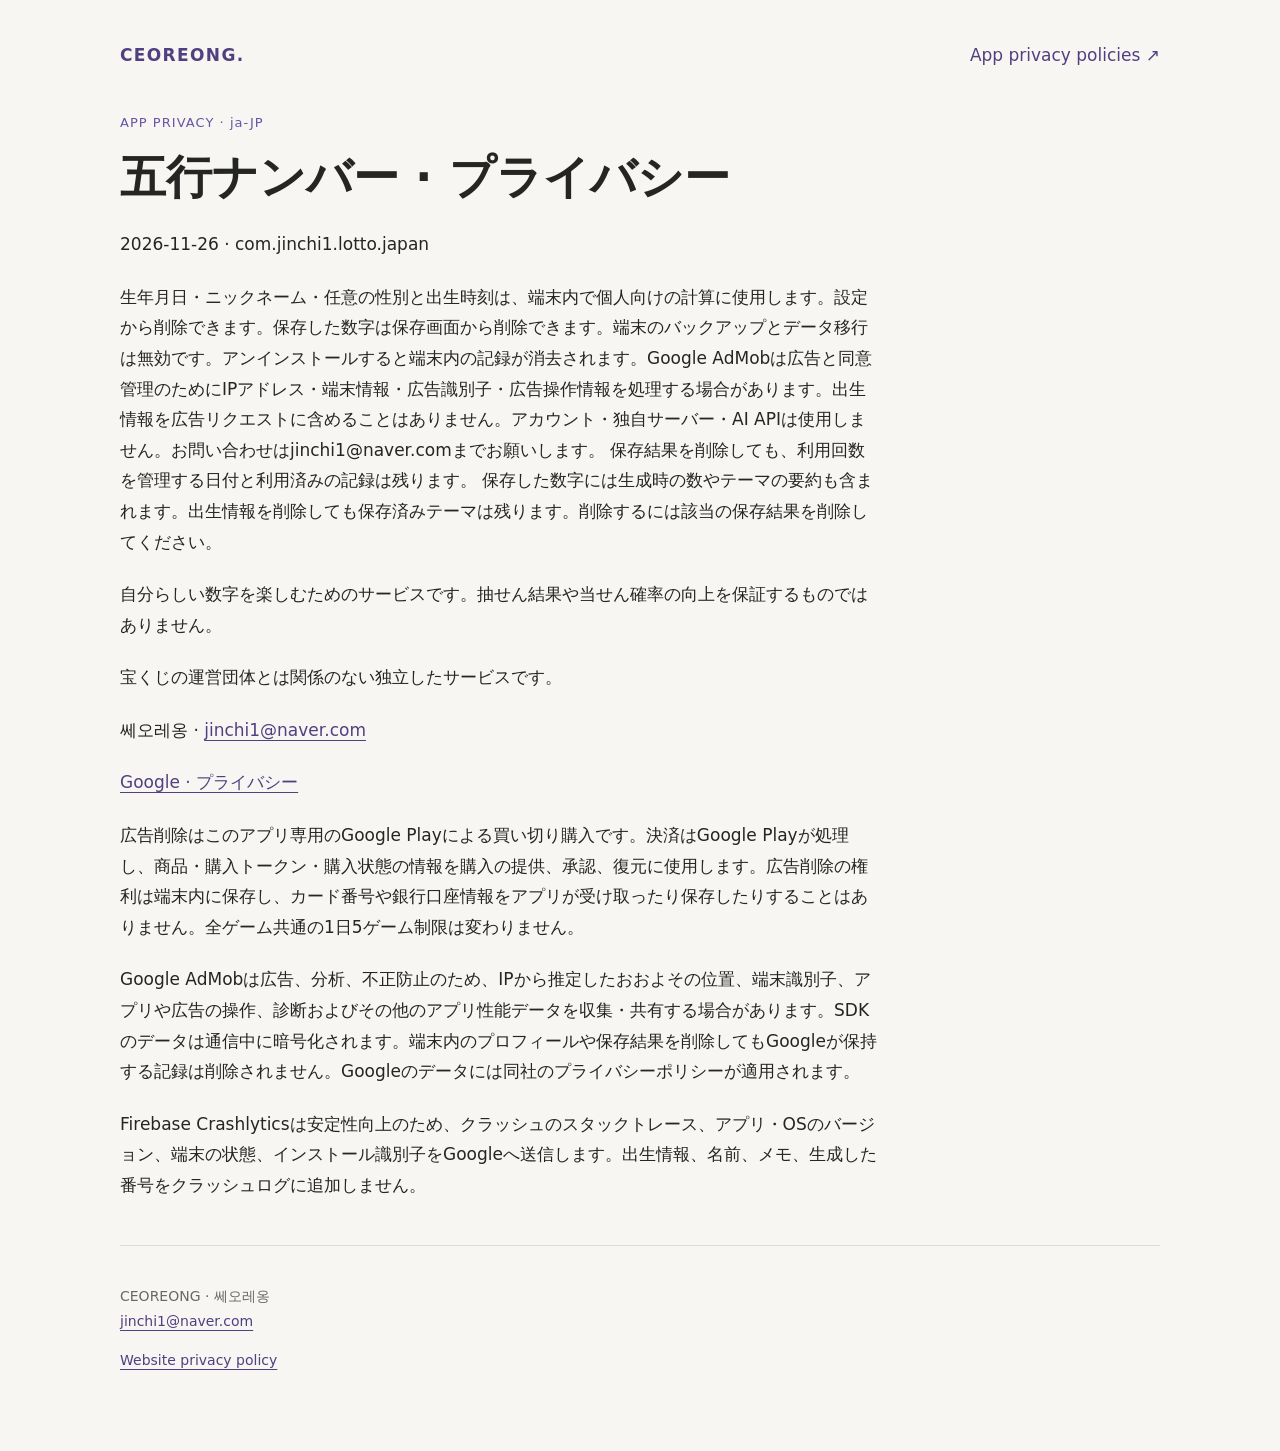
<file: apps/privacy/japan.html>
<!doctype html>
<html lang="ja-JP"><head><meta charset="utf-8"><meta name="viewport" content="width=device-width,initial-scale=1"><meta name="theme-color" content="#f7f6f2"><title>五行ナンバー · プライバシー | CEOREONG</title><link rel="icon" href="../../assets/favicon.svg" type="image/svg+xml"><link rel="stylesheet" href="../../assets/app-privacy.css"><link rel="canonical" href="https://jinchi1.github.io/etc/apps/privacy/japan.html"></head><body class="app-policy"><main class="policy-shell"><nav class="policy-nav" aria-label="Navigation"><a class="policy-brand" href="../../index.html">CEOREONG.</a><a href="../index.html">App privacy policies ↗</a></nav><div class="policy-kicker">APP PRIVACY · ja-JP</div><article class="policy-body"><h1>五行ナンバー · プライバシー</h1><p>2026-11-26 · com.jinchi1.lotto.japan</p><p>生年月日・ニックネーム・任意の性別と出生時刻は、端末内で個人向けの計算に使用します。設定から削除できます。保存した数字は保存画面から削除できます。端末のバックアップとデータ移行は無効です。アンインストールすると端末内の記録が消去されます。Google AdMobは広告と同意管理のためにIPアドレス・端末情報・広告識別子・広告操作情報を処理する場合があります。出生情報を広告リクエストに含めることはありません。アカウント・独自サーバー・AI APIは使用しません。お問い合わせはjinchi1@naver.comまでお願いします。 保存結果を削除しても、利用回数を管理する日付と利用済みの記録は残ります。 保存した数字には生成時の数やテーマの要約も含まれます。出生情報を削除しても保存済みテーマは残ります。削除するには該当の保存結果を削除してください。</p><p>自分らしい数字を楽しむためのサービスです。抽せん結果や当せん確率の向上を保証するものではありません。</p><p>宝くじの運営団体とは関係のない独立したサービスです。</p><p>쎄오레옹 · <a href="mailto:jinchi1@naver.com">jinchi1@naver.com</a></p><p><a href="https://policies.google.com/privacy">Google · プライバシー</a></p><p>広告削除はこのアプリ専用のGoogle Playによる買い切り購入です。決済はGoogle Playが処理し、商品・購入トークン・購入状態の情報を購入の提供、承認、復元に使用します。広告削除の権利は端末内に保存し、カード番号や銀行口座情報をアプリが受け取ったり保存したりすることはありません。全ゲーム共通の1日5ゲーム制限は変わりません。</p><p>Google AdMobは広告、分析、不正防止のため、IPから推定したおおよその位置、端末識別子、アプリや広告の操作、診断およびその他のアプリ性能データを収集・共有する場合があります。SDKのデータは通信中に暗号化されます。端末内のプロフィールや保存結果を削除してもGoogleが保持する記録は削除されません。Googleのデータには同社のプライバシーポリシーが適用されます。</p><p>Firebase Crashlyticsは安定性向上のため、クラッシュのスタックトレース、アプリ・OSのバージョン、端末の状態、インストール識別子をGoogleへ送信します。出生情報、名前、メモ、生成した番号をクラッシュログに追加しません。</p></article><footer class="policy-footer"><p>CEOREONG · 쎄오레옹<br><a href="mailto:jinchi1@naver.com">jinchi1@naver.com</a></p><p><a href="../../privacy.html">Website privacy policy</a></p></footer></main></body></html>
</file>
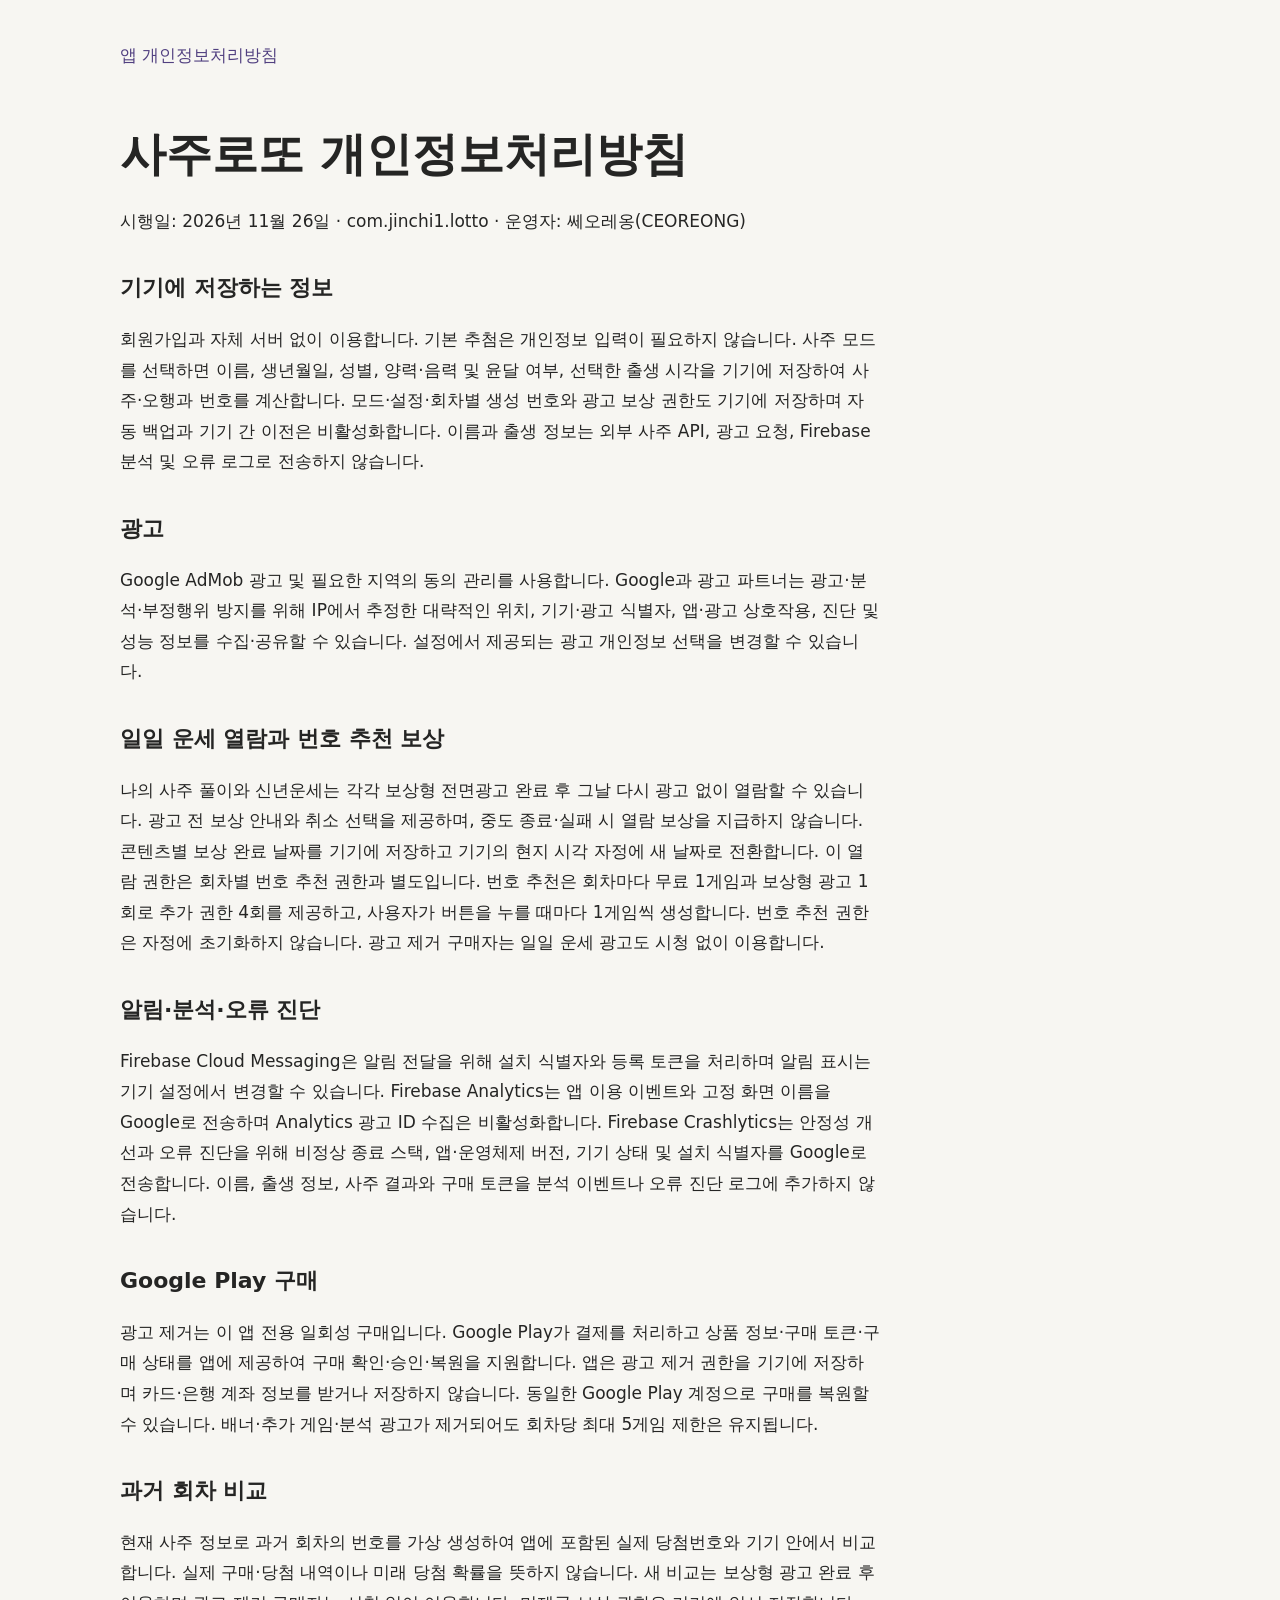
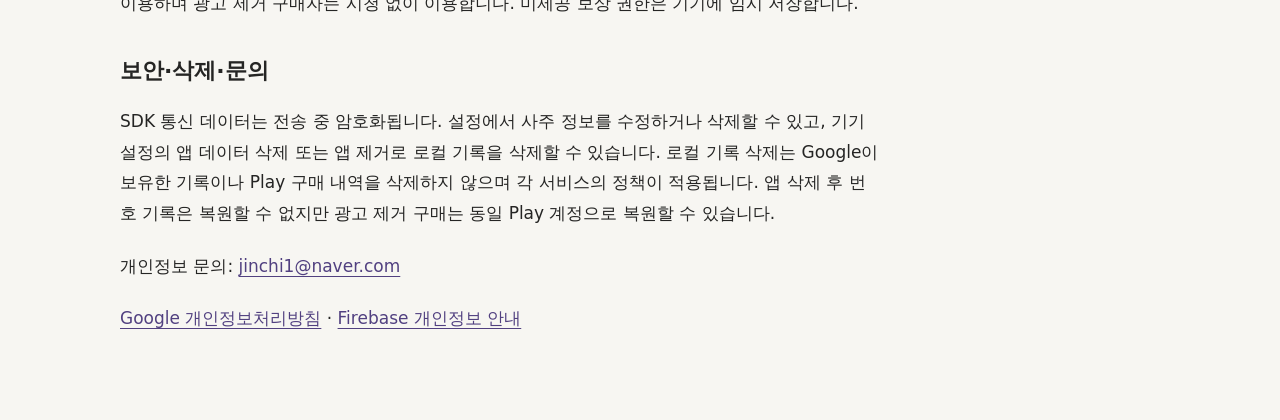
<file: apps/privacy/korea.html>
<!doctype html><html lang="ko"><head><meta charset="utf-8"><meta name="viewport" content="width=device-width,initial-scale=1"><title>사주로또 개인정보처리방침 | CEOREONG</title><link rel="stylesheet" href="../../assets/app-privacy.css"></head><body class="app-policy"><main class="policy-shell"><nav class="policy-nav"><a href="../index.html">앱 개인정보처리방침</a></nav><article class="policy-body"><h1>사주로또 개인정보처리방침</h1><p>시행일: 2026년 11월 26일 · com.jinchi1.lotto · 운영자: 쎄오레옹(CEOREONG)</p><h2>기기에 저장하는 정보</h2><p>회원가입과 자체 서버 없이 이용합니다. 기본 추첨은 개인정보 입력이 필요하지 않습니다. 사주 모드를 선택하면 이름, 생년월일, 성별, 양력·음력 및 윤달 여부, 선택한 출생 시각을 기기에 저장하여 사주·오행과 번호를 계산합니다. 모드·설정·회차별 생성 번호와 광고 보상 권한도 기기에 저장하며 자동 백업과 기기 간 이전은 비활성화합니다. 이름과 출생 정보는 외부 사주 API, 광고 요청, Firebase 분석 및 오류 로그로 전송하지 않습니다.</p><h2>광고</h2><p>Google AdMob 광고 및 필요한 지역의 동의 관리를 사용합니다. Google과 광고 파트너는 광고·분석·부정행위 방지를 위해 IP에서 추정한 대략적인 위치, 기기·광고 식별자, 앱·광고 상호작용, 진단 및 성능 정보를 수집·공유할 수 있습니다. 설정에서 제공되는 광고 개인정보 선택을 변경할 수 있습니다.</p><h2>일일 운세 열람과 번호 추천 보상</h2><p>나의 사주 풀이와 신년운세는 각각 보상형 전면광고 완료 후 그날 다시 광고 없이 열람할 수 있습니다. 광고 전 보상 안내와 취소 선택을 제공하며, 중도 종료·실패 시 열람 보상을 지급하지 않습니다. 콘텐츠별 보상 완료 날짜를 기기에 저장하고 기기의 현지 시각 자정에 새 날짜로 전환합니다. 이 열람 권한은 회차별 번호 추천 권한과 별도입니다. 번호 추천은 회차마다 무료 1게임과 보상형 광고 1회로 추가 권한 4회를 제공하고, 사용자가 버튼을 누를 때마다 1게임씩 생성합니다. 번호 추천 권한은 자정에 초기화하지 않습니다. 광고 제거 구매자는 일일 운세 광고도 시청 없이 이용합니다.</p><h2>알림·분석·오류 진단</h2><p>Firebase Cloud Messaging은 알림 전달을 위해 설치 식별자와 등록 토큰을 처리하며 알림 표시는 기기 설정에서 변경할 수 있습니다. Firebase Analytics는 앱 이용 이벤트와 고정 화면 이름을 Google로 전송하며 Analytics 광고 ID 수집은 비활성화합니다. Firebase Crashlytics는 안정성 개선과 오류 진단을 위해 비정상 종료 스택, 앱·운영체제 버전, 기기 상태 및 설치 식별자를 Google로 전송합니다. 이름, 출생 정보, 사주 결과와 구매 토큰을 분석 이벤트나 오류 진단 로그에 추가하지 않습니다.</p><h2>Google Play 구매</h2><p>광고 제거는 이 앱 전용 일회성 구매입니다. Google Play가 결제를 처리하고 상품 정보·구매 토큰·구매 상태를 앱에 제공하여 구매 확인·승인·복원을 지원합니다. 앱은 광고 제거 권한을 기기에 저장하며 카드·은행 계좌 정보를 받거나 저장하지 않습니다. 동일한 Google Play 계정으로 구매를 복원할 수 있습니다. 배너·추가 게임·분석 광고가 제거되어도 회차당 최대 5게임 제한은 유지됩니다.</p><h2>과거 회차 비교</h2><p>현재 사주 정보로 과거 회차의 번호를 가상 생성하여 앱에 포함된 실제 당첨번호와 기기 안에서 비교합니다. 실제 구매·당첨 내역이나 미래 당첨 확률을 뜻하지 않습니다. 새 비교는 보상형 광고 완료 후 이용하며 광고 제거 구매자는 시청 없이 이용합니다. 미제공 보상 권한은 기기에 임시 저장합니다.</p><h2>보안·삭제·문의</h2><p>SDK 통신 데이터는 전송 중 암호화됩니다. 설정에서 사주 정보를 수정하거나 삭제할 수 있고, 기기 설정의 앱 데이터 삭제 또는 앱 제거로 로컬 기록을 삭제할 수 있습니다. 로컬 기록 삭제는 Google이 보유한 기록이나 Play 구매 내역을 삭제하지 않으며 각 서비스의 정책이 적용됩니다. 앱 삭제 후 번호 기록은 복원할 수 없지만 광고 제거 구매는 동일 Play 계정으로 복원할 수 있습니다.</p><p>개인정보 문의: <a href="mailto:jinchi1@naver.com">jinchi1@naver.com</a></p><p><a href="https://policies.google.com/privacy">Google 개인정보처리방침</a> · <a href="https://firebase.google.com/support/privacy">Firebase 개인정보 안내</a></p></article></main></body></html>
</file>
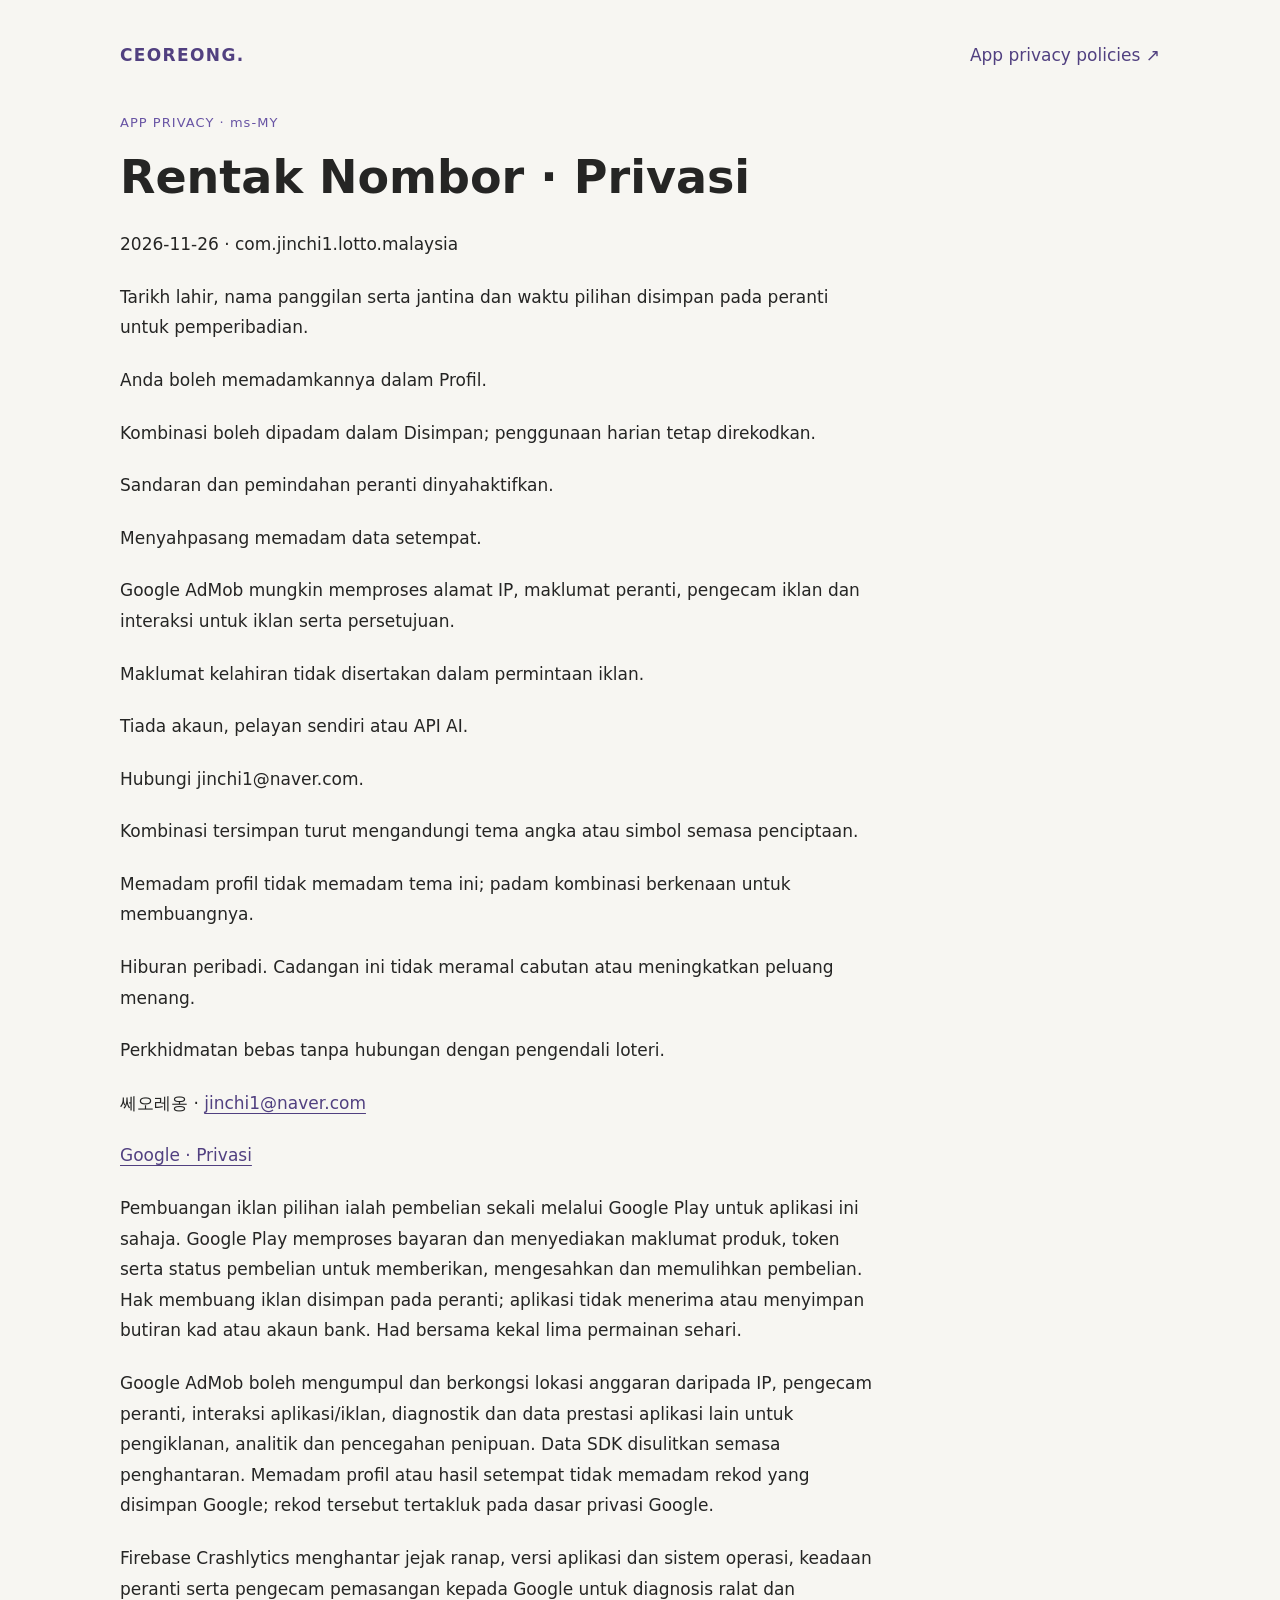
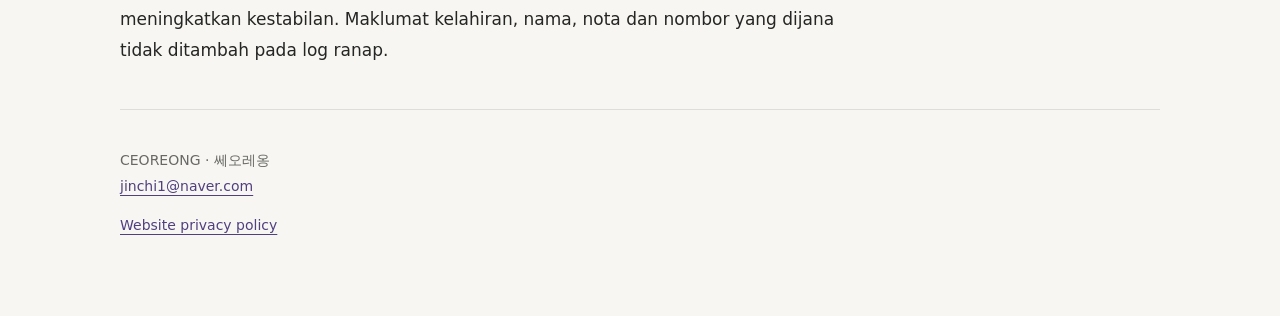
<file: apps/privacy/malaysia.html>
<!doctype html>
<html lang="ms-MY"><head><meta charset="utf-8"><meta name="viewport" content="width=device-width,initial-scale=1"><meta name="theme-color" content="#f7f6f2"><title>Rentak Nombor · Privasi | CEOREONG</title><link rel="icon" href="../../assets/favicon.svg" type="image/svg+xml"><link rel="stylesheet" href="../../assets/app-privacy.css"><link rel="canonical" href="https://jinchi1.github.io/etc/apps/privacy/malaysia.html"></head><body class="app-policy"><main class="policy-shell"><nav class="policy-nav" aria-label="Navigation"><a class="policy-brand" href="../../index.html">CEOREONG.</a><a href="../index.html">App privacy policies ↗</a></nav><div class="policy-kicker">APP PRIVACY · ms-MY</div><article class="policy-body"><h1>Rentak Nombor · Privasi</h1><p>2026-11-26 · com.jinchi1.lotto.malaysia</p><p>Tarikh lahir, nama panggilan serta jantina dan waktu pilihan disimpan pada peranti untuk pemperibadian.</p><p>Anda boleh memadamkannya dalam Profil.</p><p>Kombinasi boleh dipadam dalam Disimpan; penggunaan harian tetap direkodkan.</p><p>Sandaran dan pemindahan peranti dinyahaktifkan.</p><p>Menyahpasang memadam data setempat.</p><p>Google AdMob mungkin memproses alamat IP, maklumat peranti, pengecam iklan dan interaksi untuk iklan serta persetujuan.</p><p>Maklumat kelahiran tidak disertakan dalam permintaan iklan.</p><p>Tiada akaun, pelayan sendiri atau API AI.</p><p>Hubungi jinchi1@naver.com.</p><p>Kombinasi tersimpan turut mengandungi tema angka atau simbol semasa penciptaan.</p><p>Memadam profil tidak memadam tema ini; padam kombinasi berkenaan untuk membuangnya.</p><p>Hiburan peribadi. Cadangan ini tidak meramal cabutan atau meningkatkan peluang menang.</p><p>Perkhidmatan bebas tanpa hubungan dengan pengendali loteri.</p><p>쎄오레옹 · <a href="mailto:jinchi1@naver.com">jinchi1@naver.com</a></p><p><a href="https://policies.google.com/privacy">Google · Privasi</a></p><p>Pembuangan iklan pilihan ialah pembelian sekali melalui Google Play untuk aplikasi ini sahaja. Google Play memproses bayaran dan menyediakan maklumat produk, token serta status pembelian untuk memberikan, mengesahkan dan memulihkan pembelian. Hak membuang iklan disimpan pada peranti; aplikasi tidak menerima atau menyimpan butiran kad atau akaun bank. Had bersama kekal lima permainan sehari.</p><p>Google AdMob boleh mengumpul dan berkongsi lokasi anggaran daripada IP, pengecam peranti, interaksi aplikasi/iklan, diagnostik dan data prestasi aplikasi lain untuk pengiklanan, analitik dan pencegahan penipuan. Data SDK disulitkan semasa penghantaran. Memadam profil atau hasil setempat tidak memadam rekod yang disimpan Google; rekod tersebut tertakluk pada dasar privasi Google.</p><p>Firebase Crashlytics menghantar jejak ranap, versi aplikasi dan sistem operasi, keadaan peranti serta pengecam pemasangan kepada Google untuk diagnosis ralat dan meningkatkan kestabilan. Maklumat kelahiran, nama, nota dan nombor yang dijana tidak ditambah pada log ranap.</p></article><footer class="policy-footer"><p>CEOREONG · 쎄오레옹<br><a href="mailto:jinchi1@naver.com">jinchi1@naver.com</a></p><p><a href="../../privacy.html">Website privacy policy</a></p></footer></main></body></html>
</file>
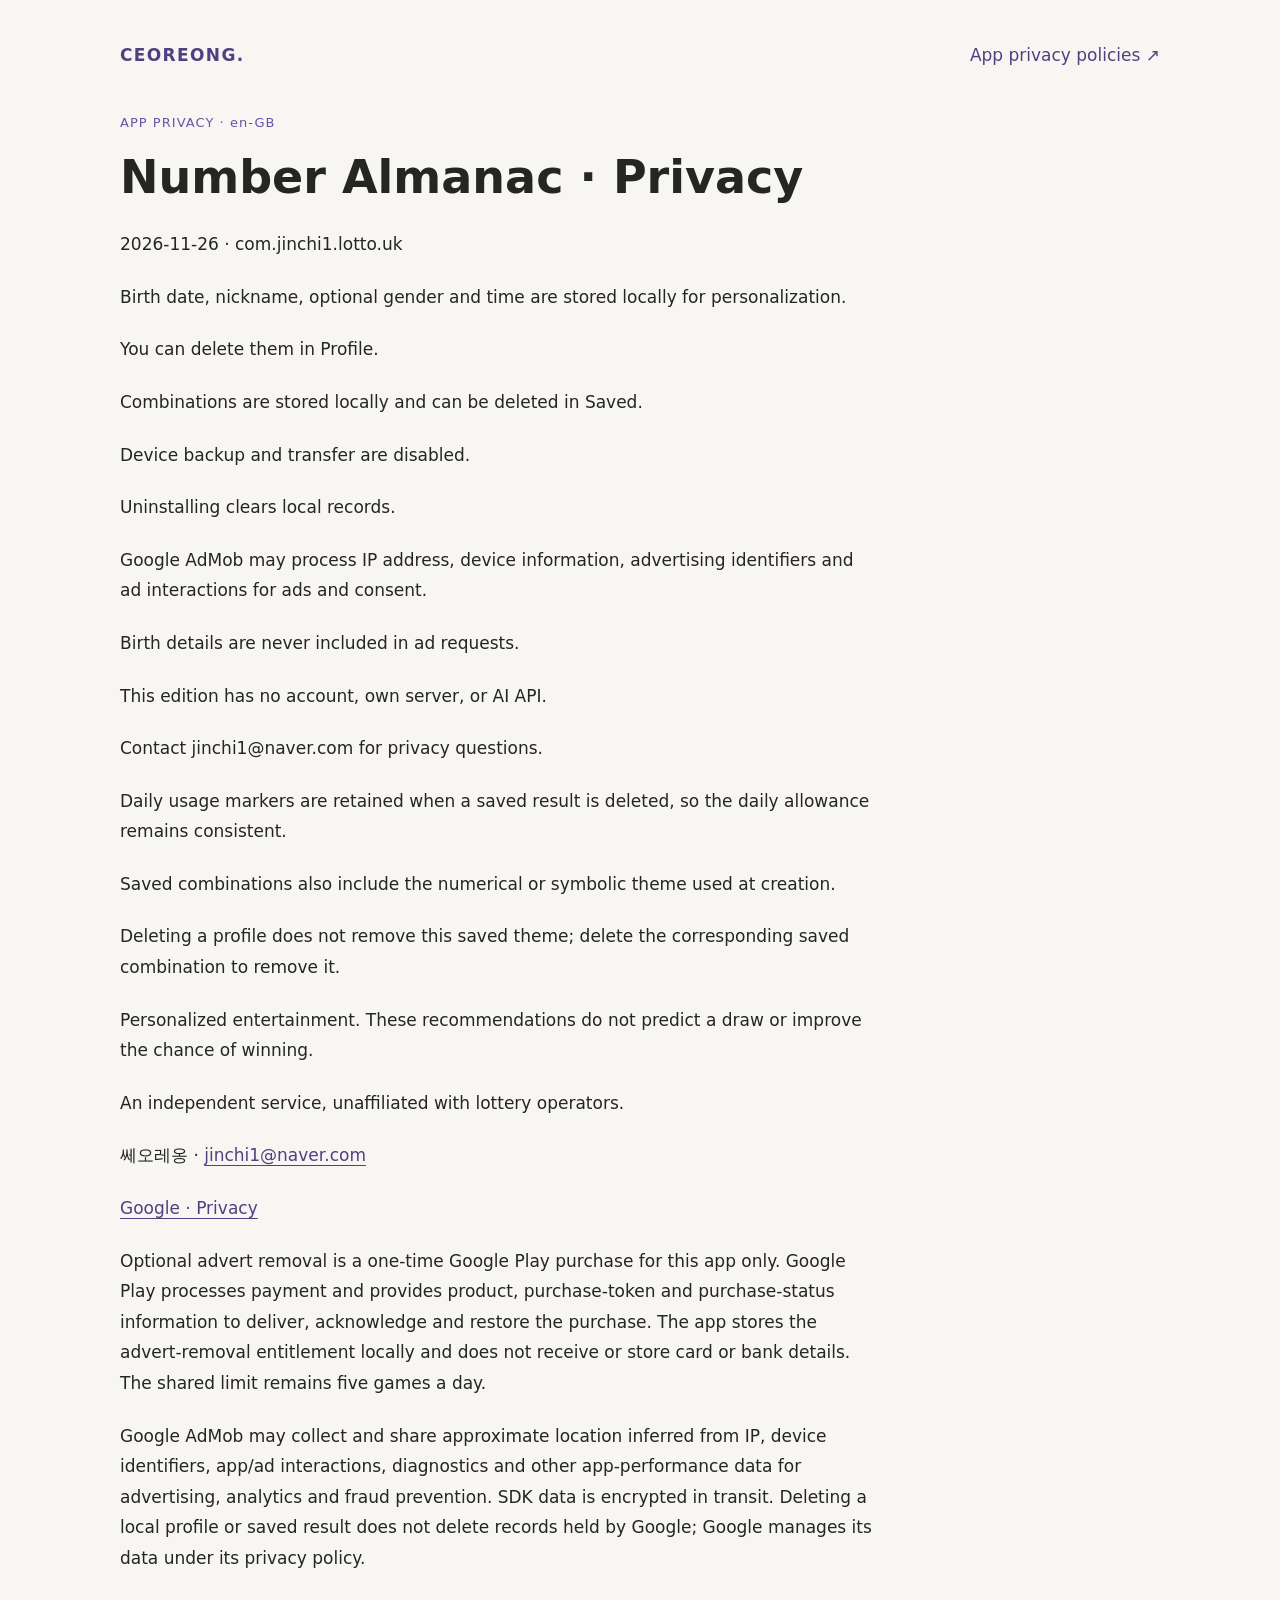
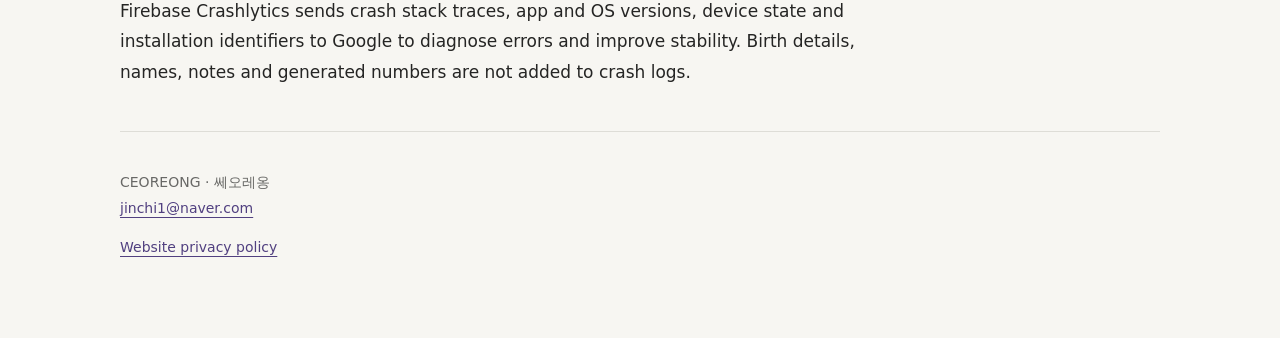
<file: apps/privacy/uk.html>
<!doctype html>
<html lang="en-GB"><head><meta charset="utf-8"><meta name="viewport" content="width=device-width,initial-scale=1"><meta name="theme-color" content="#f7f6f2"><title>Number Almanac · Privacy | CEOREONG</title><link rel="icon" href="../../assets/favicon.svg" type="image/svg+xml"><link rel="stylesheet" href="../../assets/app-privacy.css"><link rel="canonical" href="https://jinchi1.github.io/etc/apps/privacy/uk.html"></head><body class="app-policy"><main class="policy-shell"><nav class="policy-nav" aria-label="Navigation"><a class="policy-brand" href="../../index.html">CEOREONG.</a><a href="../index.html">App privacy policies ↗</a></nav><div class="policy-kicker">APP PRIVACY · en-GB</div><article class="policy-body"><h1>Number Almanac · Privacy</h1><p>2026-11-26 · com.jinchi1.lotto.uk</p><p>Birth date, nickname, optional gender and time are stored locally for personalization.</p><p>You can delete them in Profile.</p><p>Combinations are stored locally and can be deleted in Saved.</p><p>Device backup and transfer are disabled.</p><p>Uninstalling clears local records.</p><p>Google AdMob may process IP address, device information, advertising identifiers and ad interactions for ads and consent.</p><p>Birth details are never included in ad requests.</p><p>This edition has no account, own server, or AI API.</p><p>Contact jinchi1@naver.com for privacy questions.</p><p>Daily usage markers are retained when a saved result is deleted, so the daily allowance remains consistent.</p><p>Saved combinations also include the numerical or symbolic theme used at creation.</p><p>Deleting a profile does not remove this saved theme; delete the corresponding saved combination to remove it.</p><p>Personalized entertainment. These recommendations do not predict a draw or improve the chance of winning.</p><p>An independent service, unaffiliated with lottery operators.</p><p>쎄오레옹 · <a href="mailto:jinchi1@naver.com">jinchi1@naver.com</a></p><p><a href="https://policies.google.com/privacy">Google · Privacy</a></p><p>Optional advert removal is a one-time Google Play purchase for this app only. Google Play processes payment and provides product, purchase-token and purchase-status information to deliver, acknowledge and restore the purchase. The app stores the advert-removal entitlement locally and does not receive or store card or bank details. The shared limit remains five games a day.</p><p>Google AdMob may collect and share approximate location inferred from IP, device identifiers, app/ad interactions, diagnostics and other app-performance data for advertising, analytics and fraud prevention. SDK data is encrypted in transit. Deleting a local profile or saved result does not delete records held by Google; Google manages its data under its privacy policy.</p><p>Firebase Crashlytics sends crash stack traces, app and OS versions, device state and installation identifiers to Google to diagnose errors and improve stability. Birth details, names, notes and generated numbers are not added to crash logs.</p></article><footer class="policy-footer"><p>CEOREONG · 쎄오레옹<br><a href="mailto:jinchi1@naver.com">jinchi1@naver.com</a></p><p><a href="../../privacy.html">Website privacy policy</a></p></footer></main></body></html>
</file>
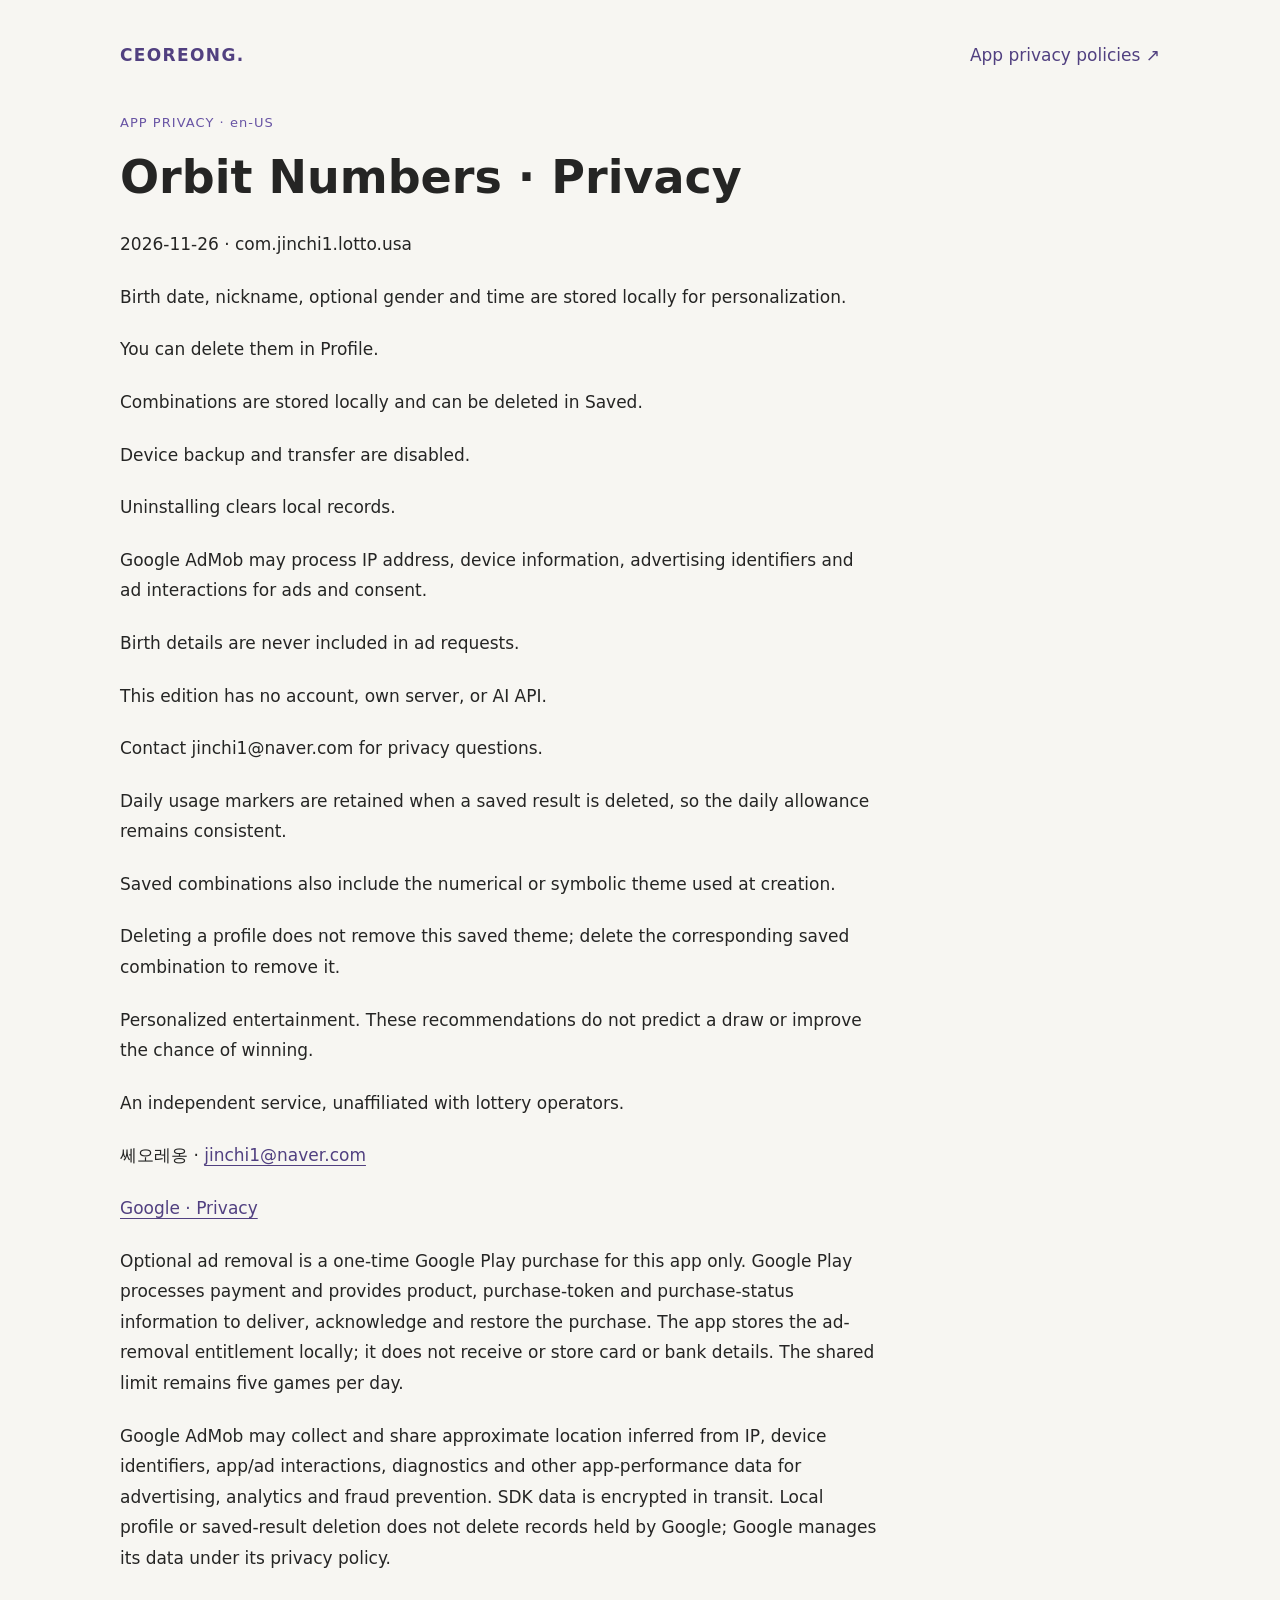
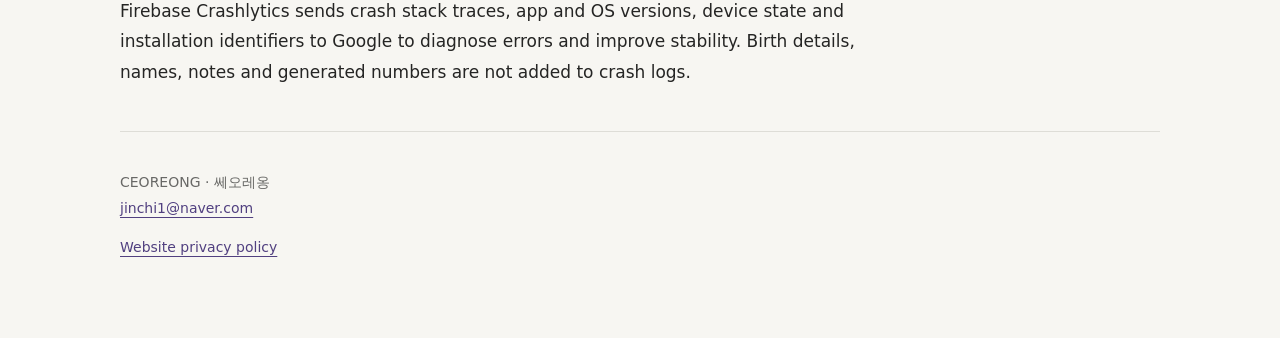
<file: apps/privacy/usa.html>
<!doctype html>
<html lang="en-US"><head><meta charset="utf-8"><meta name="viewport" content="width=device-width,initial-scale=1"><meta name="theme-color" content="#f7f6f2"><title>Orbit Numbers · Privacy | CEOREONG</title><link rel="icon" href="../../assets/favicon.svg" type="image/svg+xml"><link rel="stylesheet" href="../../assets/app-privacy.css"><link rel="canonical" href="https://jinchi1.github.io/etc/apps/privacy/usa.html"></head><body class="app-policy"><main class="policy-shell"><nav class="policy-nav" aria-label="Navigation"><a class="policy-brand" href="../../index.html">CEOREONG.</a><a href="../index.html">App privacy policies ↗</a></nav><div class="policy-kicker">APP PRIVACY · en-US</div><article class="policy-body"><h1>Orbit Numbers · Privacy</h1><p>2026-11-26 · com.jinchi1.lotto.usa</p><p>Birth date, nickname, optional gender and time are stored locally for personalization.</p><p>You can delete them in Profile.</p><p>Combinations are stored locally and can be deleted in Saved.</p><p>Device backup and transfer are disabled.</p><p>Uninstalling clears local records.</p><p>Google AdMob may process IP address, device information, advertising identifiers and ad interactions for ads and consent.</p><p>Birth details are never included in ad requests.</p><p>This edition has no account, own server, or AI API.</p><p>Contact jinchi1@naver.com for privacy questions.</p><p>Daily usage markers are retained when a saved result is deleted, so the daily allowance remains consistent.</p><p>Saved combinations also include the numerical or symbolic theme used at creation.</p><p>Deleting a profile does not remove this saved theme; delete the corresponding saved combination to remove it.</p><p>Personalized entertainment. These recommendations do not predict a draw or improve the chance of winning.</p><p>An independent service, unaffiliated with lottery operators.</p><p>쎄오레옹 · <a href="mailto:jinchi1@naver.com">jinchi1@naver.com</a></p><p><a href="https://policies.google.com/privacy">Google · Privacy</a></p><p>Optional ad removal is a one-time Google Play purchase for this app only. Google Play processes payment and provides product, purchase-token and purchase-status information to deliver, acknowledge and restore the purchase. The app stores the ad-removal entitlement locally; it does not receive or store card or bank details. The shared limit remains five games per day.</p><p>Google AdMob may collect and share approximate location inferred from IP, device identifiers, app/ad interactions, diagnostics and other app-performance data for advertising, analytics and fraud prevention. SDK data is encrypted in transit. Local profile or saved-result deletion does not delete records held by Google; Google manages its data under its privacy policy.</p><p>Firebase Crashlytics sends crash stack traces, app and OS versions, device state and installation identifiers to Google to diagnose errors and improve stability. Birth details, names, notes and generated numbers are not added to crash logs.</p></article><footer class="policy-footer"><p>CEOREONG · 쎄오레옹<br><a href="mailto:jinchi1@naver.com">jinchi1@naver.com</a></p><p><a href="../../privacy.html">Website privacy policy</a></p></footer></main></body></html>
</file>
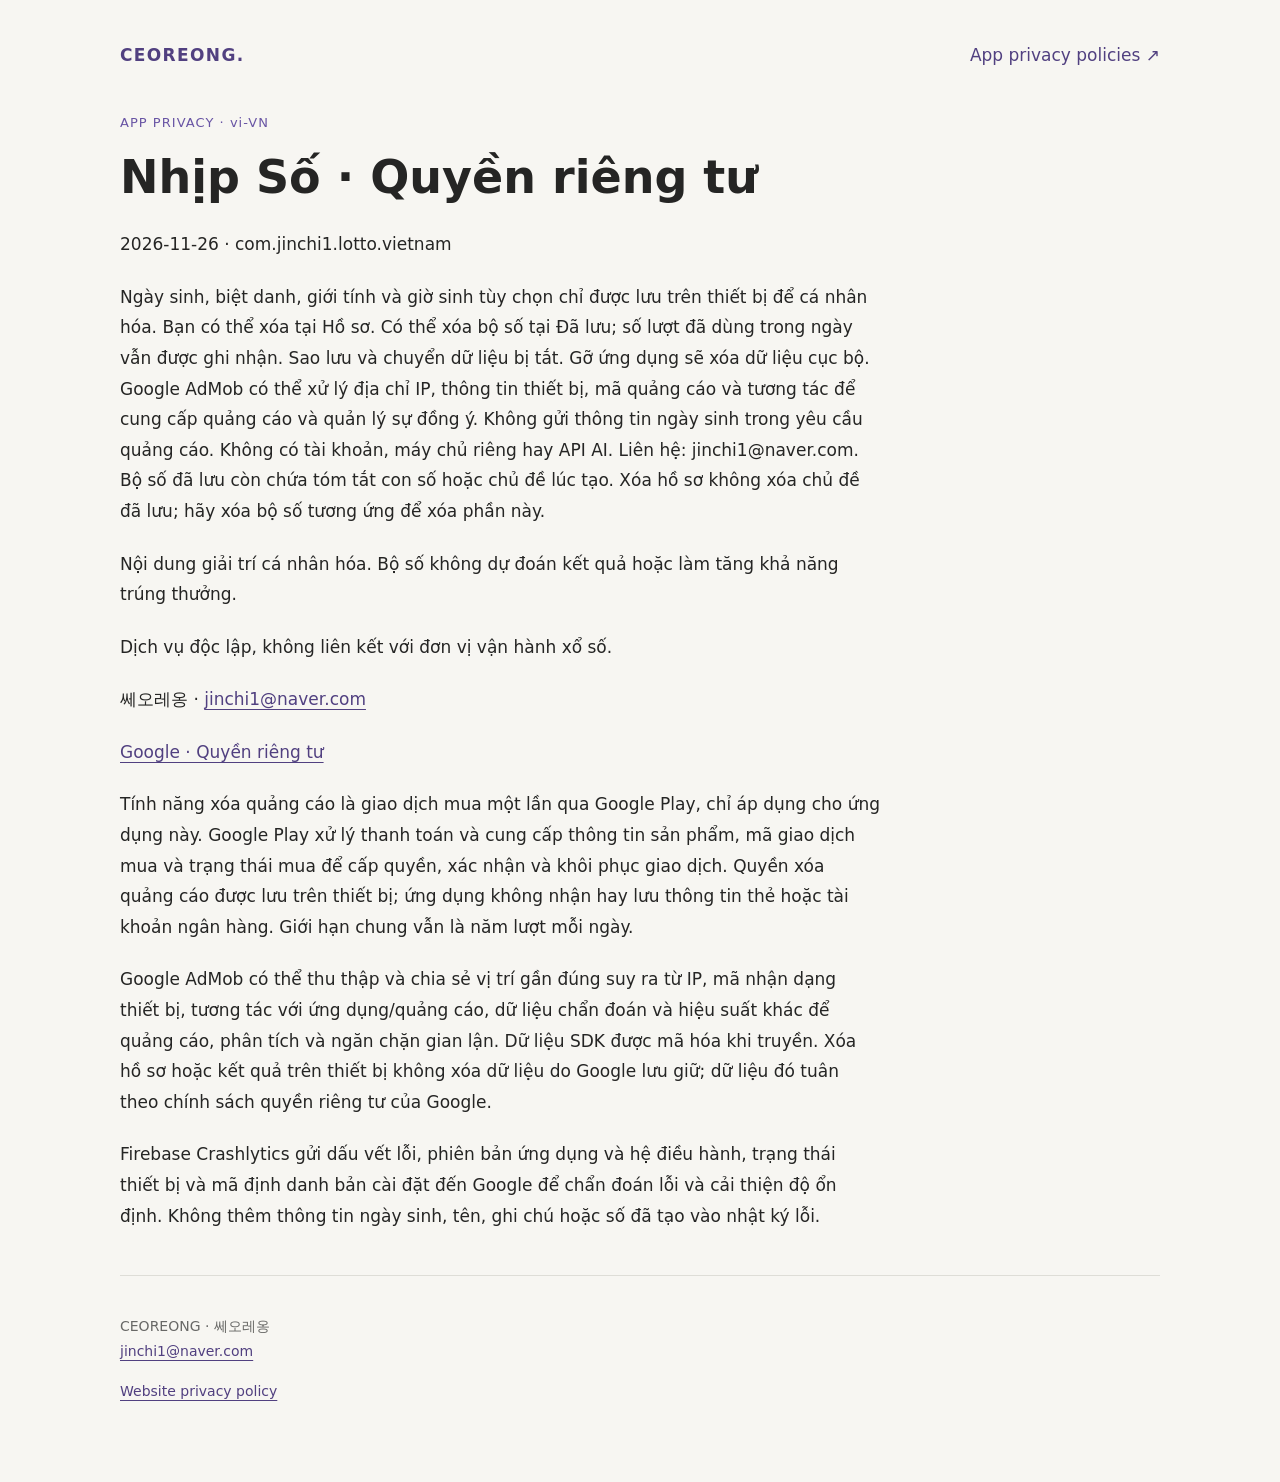
<file: apps/privacy/vietnam.html>
<!doctype html>
<html lang="vi-VN"><head><meta charset="utf-8"><meta name="viewport" content="width=device-width,initial-scale=1"><meta name="theme-color" content="#f7f6f2"><title>Nhịp Số · Quyền riêng tư | CEOREONG</title><link rel="icon" href="../../assets/favicon.svg" type="image/svg+xml"><link rel="stylesheet" href="../../assets/app-privacy.css"><link rel="canonical" href="https://jinchi1.github.io/etc/apps/privacy/vietnam.html"></head><body class="app-policy"><main class="policy-shell"><nav class="policy-nav" aria-label="Navigation"><a class="policy-brand" href="../../index.html">CEOREONG.</a><a href="../index.html">App privacy policies ↗</a></nav><div class="policy-kicker">APP PRIVACY · vi-VN</div><article class="policy-body"><h1>Nhịp Số · Quyền riêng tư</h1><p>2026-11-26 · com.jinchi1.lotto.vietnam</p><p>Ngày sinh, biệt danh, giới tính và giờ sinh tùy chọn chỉ được lưu trên thiết bị để cá nhân hóa. Bạn có thể xóa tại Hồ sơ. Có thể xóa bộ số tại Đã lưu; số lượt đã dùng trong ngày vẫn được ghi nhận. Sao lưu và chuyển dữ liệu bị tắt. Gỡ ứng dụng sẽ xóa dữ liệu cục bộ. Google AdMob có thể xử lý địa chỉ IP, thông tin thiết bị, mã quảng cáo và tương tác để cung cấp quảng cáo và quản lý sự đồng ý. Không gửi thông tin ngày sinh trong yêu cầu quảng cáo. Không có tài khoản, máy chủ riêng hay API AI. Liên hệ: jinchi1@naver.com. Bộ số đã lưu còn chứa tóm tắt con số hoặc chủ đề lúc tạo. Xóa hồ sơ không xóa chủ đề đã lưu; hãy xóa bộ số tương ứng để xóa phần này.</p><p>Nội dung giải trí cá nhân hóa. Bộ số không dự đoán kết quả hoặc làm tăng khả năng trúng thưởng.</p><p>Dịch vụ độc lập, không liên kết với đơn vị vận hành xổ số.</p><p>쎄오레옹 · <a href="mailto:jinchi1@naver.com">jinchi1@naver.com</a></p><p><a href="https://policies.google.com/privacy">Google · Quyền riêng tư</a></p><p>Tính năng xóa quảng cáo là giao dịch mua một lần qua Google Play, chỉ áp dụng cho ứng dụng này. Google Play xử lý thanh toán và cung cấp thông tin sản phẩm, mã giao dịch mua và trạng thái mua để cấp quyền, xác nhận và khôi phục giao dịch. Quyền xóa quảng cáo được lưu trên thiết bị; ứng dụng không nhận hay lưu thông tin thẻ hoặc tài khoản ngân hàng. Giới hạn chung vẫn là năm lượt mỗi ngày.</p><p>Google AdMob có thể thu thập và chia sẻ vị trí gần đúng suy ra từ IP, mã nhận dạng thiết bị, tương tác với ứng dụng/quảng cáo, dữ liệu chẩn đoán và hiệu suất khác để quảng cáo, phân tích và ngăn chặn gian lận. Dữ liệu SDK được mã hóa khi truyền. Xóa hồ sơ hoặc kết quả trên thiết bị không xóa dữ liệu do Google lưu giữ; dữ liệu đó tuân theo chính sách quyền riêng tư của Google.</p><p>Firebase Crashlytics gửi dấu vết lỗi, phiên bản ứng dụng và hệ điều hành, trạng thái thiết bị và mã định danh bản cài đặt đến Google để chẩn đoán lỗi và cải thiện độ ổn định. Không thêm thông tin ngày sinh, tên, ghi chú hoặc số đã tạo vào nhật ký lỗi.</p></article><footer class="policy-footer"><p>CEOREONG · 쎄오레옹<br><a href="mailto:jinchi1@naver.com">jinchi1@naver.com</a></p><p><a href="../../privacy.html">Website privacy policy</a></p></footer></main></body></html>
</file>
<file: assets/styles.css>
:root{--ink:#222337;--ink-soft:#656473;--line:#e7e4e1;--paper:#f7f6f2;--white:#fff;--violet:#a7a2f7;--lav:#e6e5ff;--lime:#d6f38e;--orange:#f8aa79;--mint:#c8ead8;--radius:28px;--shadow:0 22px 60px rgba(44,39,78,.09)}
*{box-sizing:border-box}html{scroll-behavior:smooth;scroll-padding-top:90px}body{margin:0;background:var(--paper);font-family:Inter,-apple-system,BlinkMacSystemFont,"Pretendard","Noto Sans KR","Apple SD Gothic Neo",Arial,sans-serif;color:var(--ink);-webkit-font-smoothing:antialiased}a{color:inherit;text-decoration:none}button{font:inherit}a:focus-visible,button:focus-visible{outline:3px solid #8675ed;outline-offset:3px}.skip-link{position:absolute;transform:translateY(-150%);background:#fff;padding:12px;z-index:100}.skip-link:focus{transform:none}.container{max-width:1216px;padding:0 38px;margin:0 auto}.announcement{height:29px;background:#24253b;color:#e9e9f4;display:flex;align-items:center;justify-content:center;gap:10px;letter-spacing:2.2px;font-size:9px;font-weight:800}.announcement-dot,.status-dot{width:6px;height:6px;border-radius:50%;background:var(--lime);display:inline-block}.announcement-tail{opacity:.56}.site-header{position:sticky;top:0;z-index:50;background:rgba(247,246,242,.94);backdrop-filter:blur(15px);border-bottom:1px solid rgba(37,39,58,.07)}.header-inner{height:86px;display:flex;align-items:center;justify-content:space-between}.brand{display:inline-flex;align-items:center;gap:13px}.brand-mark{width:36px;height:36px;background:#262741;border-radius:11px;display:grid;grid-template-columns:repeat(2,7px);grid-template-rows:repeat(2,7px);gap:5px;align-content:center;justify-content:center;transform:rotate(-9deg)}.brand-mark span{border-radius:3px;background:#c3b9ff}.brand-mark span:nth-child(2){background:var(--lime)}.brand-mark span:nth-child(3){background:var(--orange)}.brand-mark span:nth-child(4){background:#fff}.brand-word{font-size:22px;font-weight:900;letter-spacing:-1.7px}.brand-period,.headline-dot{color:#8e87f2}.main-nav{display:flex;align-items:center;gap:40px;font-size:13px;font-weight:750}.main-nav>a:not(.nav-cta){transition:opacity .2s}.main-nav>a:not(.nav-cta):hover{opacity:.55}.nav-cta{background:#24253b;color:#fff;padding:14px 21px;border-radius:50px;display:flex;gap:16px;align-items:center}.nav-cta span,.button span{font-size:18px}.menu-toggle{display:none;border:0;background:transparent;padding:10px}.menu-toggle span{width:23px;height:2px;display:block;background:var(--ink);margin:5px}
.hero{overflow:hidden;padding:64px 0 94px}.hero-grid{min-height:585px;display:grid;grid-template-columns:1fr 1fr;align-items:center;gap:20px}.hero-copy{position:relative;z-index:2;padding-top:15px}.eyebrow,.section-label{font-size:10px;font-weight:900;letter-spacing:1.65px;color:#777481;display:flex;gap:13px;align-items:center}.eyebrow-spark{color:#8a7de6;font-size:20px}.hero h1{font-size:clamp(43px,4.7vw,70px);letter-spacing:-5.5px;line-height:1.26;margin:27px 0 23px;font-weight:850;white-space:nowrap}.accent-underline{position:relative;z-index:1}.accent-underline:after{content:"";position:absolute;bottom:4px;left:0;right:0;height:13px;background:#dad6ff;z-index:-1;border-radius:5px;transform:rotate(-1deg)}.hero-desc{max-width:470px;font-size:16px;line-height:1.95;color:#676675;word-break:keep-all}.hero-actions{display:flex;gap:27px;align-items:center;margin-top:34px}.button{display:inline-flex;align-items:center;justify-content:center;gap:30px;border-radius:100px;padding:17px 23px;font-weight:800;font-size:13px;transition:transform .2s,background .2s}.button:hover{transform:translateY(-3px)}.button-dark{background:var(--ink);color:#fff}.button-dark:hover{background:#3a3c5c}.text-link{font-size:13px;font-weight:800;border-bottom:1px solid var(--ink);padding-bottom:6px}.text-link span{font-size:17px;margin-left:7px}.hero-caption{margin-top:44px;font-size:11px;font-weight:650;color:#858290;display:flex;align-items:center;gap:10px}.status-dot{background:#8cbd88}
.hero-scene{position:relative;height:576px;isolation:isolate}.scene-glow{position:absolute;inset:70px 20px 36px;background:radial-gradient(circle at 50% 45%,#dfddff 0%,#eceaff 36%,#f1f0f8 64%,transparent 74%);border-radius:50%;z-index:-2}.scene-orbit{position:absolute;border:1px solid #dfdcec;border-radius:50%;transform:rotate(-15deg);z-index:-1}.scene-orbit-one{width:540px;height:420px;left:14px;top:88px}.scene-orbit-two{width:430px;height:320px;left:70px;top:140px;transform:rotate(20deg)}.phone-mock{position:absolute;z-index:2;width:272px;height:483px;top:42px;left:50%;transform:translateX(-50%) rotate(8deg);border:11px solid #292945;border-radius:48px;background:#f5eeff;box-shadow:28px 39px 70px rgba(56,50,96,.23),inset 0 0 0 2px #66657c;overflow:hidden}.phone-top{height:40px;display:flex;align-items:center;justify-content:space-between;padding:8px 18px 0;font-size:10px;font-weight:850;color:#39364f}.phone-notch{position:absolute;top:0;left:77px;width:100px;height:20px;background:#292945;border-radius:0 0 17px 17px}.phone-screen{padding:45px 22px 22px;height:calc(100% - 40px);display:flex;flex-direction:column}.screen-kicker{font-size:10px;text-transform:uppercase;letter-spacing:1.3px;font-weight:750;color:#91869c}.screen-title{font-size:28px;font-weight:900;letter-spacing:-1.7px;line-height:1.17}.screen-title em{font-style:normal;color:#917beb}.smile-face{width:157px;height:157px;background:#d9f58e;border-radius:50%;margin:18px auto 16px;display:flex;flex-direction:column;align-items:center;justify-content:center;transform:rotate(-10deg);box-shadow:inset -15px -16px 0 rgba(99,144,55,.08),8px 15px 0 rgba(69,69,91,.08)}.smile-eyes{font-size:42px;font-weight:900;line-height:1;color:#34334b;white-space:pre}.smile-mouth{width:55px;height:26px;border-bottom:6px solid #34334b;border-radius:0 0 60px 60px;transform:rotate(5deg)}.screen-bottom{display:flex;align-items:center;justify-content:space-between;margin-top:auto}.app-pill{border-radius:99px;background:#292945;padding:11px 24px;color:white;font-size:12px;font-weight:750}.screen-spark{font-size:35px;color:#c7acee}.deco{position:absolute;z-index:4}.deco-plus{font-size:39px;color:#aaa4fb;left:56px;top:79px}.deco-star{font-size:55px;color:#f5ad7f;right:12px;bottom:46px}.float-note{position:absolute;z-index:4;font-size:10px;letter-spacing:.3px;color:#615a72;font-weight:850;background:#fff;border:1px solid #ece9ec;box-shadow:var(--shadow);padding:12px 16px;border-radius:100px}.float-note-top{top:32px;right:0;transform:rotate(4deg)}.float-note-top span{color:#a18af4;margin-right:4px}.float-note-bottom{bottom:12px;left:50px;transform:rotate(-6deg)}.float-card{position:absolute;z-index:4;display:flex;align-items:center;gap:10px;background:white;padding:13px 16px;border-radius:18px;box-shadow:0 18px 46px rgba(46,41,77,.13);white-space:nowrap}.float-card strong,.float-card small{display:block}.float-card strong{font-size:12px}.float-card small{font-size:10px;color:#8b8792;margin-top:3px}.float-card-left{left:-5px;top:210px;transform:rotate(-8deg)}.float-card-right{right:-7px;top:347px;transform:rotate(7deg)}.float-icon{width:40px;height:40px;border-radius:12px;display:grid;place-items:center;font-size:23px}.float-icon.purple{background:#e7e2ff;color:#7c70cc}.float-icon.orange{background:#ffe7d7;color:#de8b5b}
.section-pad{padding:114px 0}.about-section{background:#fff}.about-grid{display:grid;grid-template-columns:1fr 1fr;gap:100px}.section-index{color:#aba3e4;font-weight:900;font-size:11px}.section-heading{font-size:clamp(39px,4.4vw,60px);line-height:1.3;letter-spacing:-3.7px;margin:26px 0 0;font-weight:850}.muted-heading{color:#b4b2c0}.about-right{padding-top:46px}.about-right p{line-height:1.95;color:#797783;font-size:15px;word-break:keep-all}.about-right .large-body{font-size:21px;line-height:1.7;font-weight:700;color:#323245;margin:0 0 20px}.about-tags{display:flex;flex-wrap:wrap;gap:8px;margin-top:30px}.about-tags span{border:1px solid #ece9ed;padding:11px 15px;font-size:11px;font-weight:800;border-radius:100px;color:#71707e}
.work-section{background:#f7f6f2}.section-topline,.section-heading-row{display:flex;align-items:start;justify-content:space-between}.small-note{font-size:10px;font-weight:750;color:#a4a0a7;letter-spacing:1.1px}.section-heading-row{align-items:end;margin-bottom:38px}.section-heading-row p{font-size:14px;color:#777483;max-width:250px;line-height:1.8;word-break:keep-all}.work-grid{display:grid;grid-template-columns:repeat(3,1fr);gap:20px}.work-card{border-radius:23px;min-width:0;padding:22px;overflow:hidden;transition:transform .25s,box-shadow .25s}.work-card:hover{transform:translateY(-7px);box-shadow:var(--shadow)}.card-violet{background:#e4e2fa}.card-peach{background:#ffe4d2}.card-mint{background:#dcefe3}.work-card-header{display:flex;justify-content:space-between;align-items:center}.work-num{font-size:10px;letter-spacing:.65px;font-weight:850}.work-arrow{font-size:21px}.work-art{height:258px;position:relative;display:flex;align-items:center;justify-content:center}.mini-app-window{width:164px;height:176px;border:7px solid #37354f;background:#fff;border-radius:24px;transform:rotate(-9deg);box-shadow:15px 18px 0 #cac6f0;padding:16px}.mini-app-header{display:flex;justify-content:space-between;color:#b1a9df;font-size:11px}.mini-app-graph{height:76px;display:flex;gap:8px;align-items:end;justify-content:center}.mini-app-graph span{width:17px;border-radius:7px 7px 3px 3px;background:#9c8be6}.mini-app-graph span:nth-child(1){height:37px}.mini-app-graph span:nth-child(2){height:58px;background:#c8b8f5}.mini-app-graph span:nth-child(3){height:45px}.mini-app-graph span:nth-child(4){height:69px;background:#b0e592}.mini-app-graph span:nth-child(5){height:53px}.mini-app-bars{margin-top:15px}.mini-app-bars i{display:block;height:6px;background:#eeeaf5;width:86%;border-radius:10px;margin-bottom:8px}.mini-app-bars i+ i{width:57%}.work-art-spark{font-size:42px;position:absolute;top:30px;right:40px;color:#9288e6}.game-planet{width:182px;height:182px;border-radius:48%;background:#ffb276;transform:rotate(-8deg);box-shadow:18px 20px 0 rgba(232,130,76,.25),inset -16px -14px 0 rgba(224,132,87,.14);position:relative}.planet-eye{position:absolute;width:14px;height:21px;background:#393348;border-radius:50%;top:62px}.eye-left{left:52px}.eye-right{right:52px}.planet-smile{position:absolute;width:64px;height:35px;border-bottom:8px solid #393348;border-radius:0 0 50px 50px;top:95px;left:60px}.game-star{position:absolute;color:#fff;font-size:35px}.star-a{top:19px;left:43px}.star-b{right:35px;bottom:28px;color:#ef8d68}.star-c{left:32px;bottom:42px;color:#fff;font-size:17px}.idea-ring{position:absolute;border:2px solid rgba(70,134,105,.2);border-radius:50%;width:198px;height:198px}.ring-two{width:243px;height:243px;transform:rotate(29deg);border-style:dashed}.idea-core{width:137px;height:137px;border-radius:44px;display:grid;place-items:center;background:#a4d9ba;color:#33634c;font-size:76px;transform:rotate(15deg);box-shadow:15px 18px 0 rgba(94,169,130,.22)}.idea-label{position:absolute;background:#fff;border-radius:50px;padding:10px 14px;font-size:11px;font-weight:850;color:#417458}.idea-label-a{left:10px;top:40px;transform:rotate(-10deg)}.idea-label-b{right:5px;bottom:44px;transform:rotate(9deg)}.work-card-footer{min-height:128px;display:flex;align-items:end;justify-content:space-between;gap:10px;border-top:1px solid rgba(49,48,75,.13);padding-top:20px}.work-card-footer h3{font-size:20px;letter-spacing:-.8px;margin:0 0 9px}.work-card-footer p{font-size:12px;line-height:1.7;color:#686372;word-break:keep-all;margin:0}.work-chip{white-space:nowrap;background:rgba(255,255,255,.55);padding:8px 10px;border-radius:100px;font-size:10px;font-weight:850}.work-disclaimer{font-size:11px;color:#92909b;margin:20px 0 0}
.approach-section{background:#292a43;color:white}.approach-grid{display:grid;grid-template-columns:1fr 1.08fr;gap:80px}.light-label{color:#a7a8bc}.light-heading{color:#f9f9ff}.lime-dot{color:var(--lime)}.principles{margin-top:16px}.principle{display:grid;grid-template-columns:45px 1fr 24px;align-items:start;gap:12px;padding:25px 0;border-top:1px solid rgba(255,255,255,.19)}.principle:last-child{border-bottom:1px solid rgba(255,255,255,.19)}.principle-num{font-size:12px;font-weight:800;color:#a8a9be;padding-top:6px}.principle h3{font-size:21px;font-weight:800;margin:0 0 9px}.principle p{font-size:13px;color:#b8b9c9;margin:0;line-height:1.8;word-break:keep-all}.principle>span:last-child{font-size:19px;color:var(--lime)}
.contact-section{padding:110px 0}.contact-panel{position:relative;overflow:hidden;padding:72px 83px 76px;border-radius:29px;background:#e9e6ff}.contact-panel .section-label{color:#827fa6}.contact-panel h2{font-size:clamp(38px,4.8vw,62px);line-height:1.3;letter-spacing:-3.8px;margin:29px 0 18px}.contact-panel h2 span{color:#9c93cd}.contact-panel p{max-width:480px;color:#69647d;font-size:15px;line-height:1.8;margin-bottom:30px}.contact-star{position:absolute;right:90px;top:95px;color:#b9abf4;font-size:180px;transform:rotate(16deg);line-height:1}.contact-note{margin-top:13px;color:#8580a1;font-size:11px}.contact-button.is-disabled{background:#7e7b94;pointer-events:none;opacity:.75}.site-footer{background:#fff;padding:57px 0 28px}.footer-top,.footer-bottom{display:flex;align-items:start;justify-content:space-between}.footer-brand .brand-mark{width:32px;height:32px;transform:rotate(-9deg) scale(.9)}.footer-brand .brand-word{font-size:22px}.footer-top p{margin:18px 0 0;font-size:12px;color:#92909d}.footer-links{display:flex;gap:26px;font-size:12px;color:#646172;font-weight:700}.footer-links a:hover{text-decoration:underline}.footer-bottom{border-top:1px solid #eeebed;margin-top:52px;padding-top:25px;color:#92909a;font-size:11px;gap:20px}.footer-sep{margin:0 9px}
/* Privacy page */.inner-page{min-height:60vh}.inner-hero{padding:95px 0 60px;background:#eeeaff}.inner-hero h1{font-size:clamp(42px,6vw,64px);letter-spacing:-3px;margin:22px 0}.inner-hero p{color:#6d6980}.policy-content{background:#fff;padding:75px 0 110px}.policy-container{max-width:860px}.policy-content h2{font-size:22px;margin-top:45px}.policy-content h2:first-child{margin-top:0}.policy-content p,.policy-content li{font-size:15px;color:#686575;line-height:1.95;word-break:keep-all}.policy-content ul{padding-left:20px}.policy-meta{font-size:12px;color:#8b8895;border-bottom:1px solid #e8e6ee;padding-bottom:22px}.notice-box{background:#f5f3fc;border-left:3px solid #a59ae5;border-radius:8px;padding:14px 22px;margin:30px 0}
@media(max-width:1080px){.container{padding-left:28px;padding-right:28px}.hero h1{font-size:52px;letter-spacing:-4px}.hero-scene{transform:scale(.87);transform-origin:center}.float-card-left{left:-32px}.float-card-right{right:-36px}.work-card-footer{align-items:start;flex-direction:column}.work-chip{display:none}.about-grid{gap:50px}}
@media(max-width:760px){.container{padding:0 22px}.announcement-tail{display:none}.header-inner{height:72px}.brand-word{font-size:21px}.menu-toggle{display:block}.main-nav{display:none;position:absolute;left:0;right:0;top:72px;padding:22px;background:var(--paper);border-bottom:1px solid var(--line);box-shadow:0 20px 28px rgba(32,30,52,.08);align-items:stretch;gap:20px;flex-direction:column}.main-nav.open{display:flex}.main-nav>a:not(.nav-cta){padding:5px 0}.nav-cta{justify-content:center}.hero{padding:51px 0 64px}.hero-grid{display:block;min-height:0}.hero h1{font-size:clamp(36px,8.5vw,54px);line-height:1.28;letter-spacing:-3.6px}.hero-desc{font-size:14px}.eyebrow{font-size:9px;letter-spacing:1.15px}.hero-actions{gap:16px;flex-wrap:wrap}.button{font-size:12px;padding:16px 20px;gap:15px}.hero-caption{margin-top:28px}.hero-scene{margin:36px auto 0;height:425px;width:min(470px,100%);transform:scale(.80);transform-origin:top center}.scene-glow{top:25px;bottom:-20px}.scene-orbit-one{width:470px;left:-40px}.scene-orbit-two{width:380px;left:-3px}.phone-mock{top:5px}.float-note-top{right:-55px;top:13px}.float-card-left{left:-75px;top:178px}.float-card-right{right:-55px;top:295px}.float-note-bottom{bottom:-17px}.section-pad{padding:76px 0}.about-grid,.approach-grid{grid-template-columns:1fr;gap:20px}.about-right{padding-top:0}.section-heading{letter-spacing:-2.5px;font-size:43px}.about-right .large-body{font-size:19px}.section-topline{gap:20px}.small-note{display:none}.section-heading-row{display:block}.section-heading-row p{max-width:none}.work-grid{grid-template-columns:1fr;gap:16px}.work-art{height:220px}.work-card-footer{min-height:0}.work-card{padding:22px 23px 25px}.work-card-footer h3{font-size:19px}.work-disclaimer{font-size:10px}.principles{margin-top:16px}.contact-section{padding:72px 0}.contact-panel{padding:46px 28px 55px;border-radius:24px}.contact-panel h2{font-size:37px;letter-spacing:-2.5px}.contact-star{font-size:90px;right:12px;top:12px;opacity:.55}.contact-panel p{font-size:13px}.footer-top{flex-direction:column;gap:37px}.footer-links{flex-wrap:wrap;gap:18px}.footer-bottom{flex-direction:column;gap:10px;line-height:1.8}.inner-hero{padding:66px 0 45px}.policy-content{padding:50px 0 75px}}
@media(max-width:405px){.hero h1{font-size:35px}.hero-scene{width:100%;transform:scale(.70);margin:12px 0 -45px;transform-origin:top center}.hero-actions{gap:12px}.text-link{font-size:12px}.section-heading{font-size:37px}.contact-panel h2{font-size:32px}}
@media(prefers-reduced-motion:reduce){html{scroll-behavior:auto}*,*:before,*:after{transition-duration:.01ms!important;animation-duration:.01ms!important}}
</file>
<file: assets/app-privacy.css>
:root{color-scheme:light}body.app-policy{margin:0;background:#f7f6f2;color:#252524;font:17px/1.8 system-ui,-apple-system,BlinkMacSystemFont,sans-serif}.policy-shell{max-width:1040px;margin:auto;padding:28px 24px 64px}.policy-nav{display:flex;justify-content:space-between;gap:24px;align-items:center;padding:12px 0 40px}.policy-nav a{color:inherit;text-decoration:none}.policy-brand{font-weight:850;letter-spacing:.08em}.policy-kicker{font-size:13px;color:#6854a4;letter-spacing:.08em}.app-policy h1{font-size:clamp(28px,5vw,46px);line-height:1.2;margin:16px 0 24px}.app-policy a{color:#514080;text-underline-offset:4px}.policy-meta{font-size:14px;color:#686866;overflow-wrap:anywhere}.policy-body{max-width:760px}.policy-body p{margin:0 0 22px;overflow-wrap:anywhere}.policy-footer{border-top:1px solid #deddd7;margin-top:44px;padding-top:24px;font-size:14px;color:#686866}.policy-grid{display:grid;grid-template-columns:repeat(auto-fit,minmax(min(100%,260px),1fr));gap:14px;margin-top:32px}.policy-card{display:block;padding:24px;border:1px solid #e4e1da;border-radius:18px;background:#fff;text-decoration:none}.policy-card strong{display:block;font-size:20px;color:#252524}.policy-card span{display:block;color:#6c6966;font-size:14px;margin-top:8px}.policy-card:focus-visible,.policy-nav a:focus-visible{outline:3px solid #8875c6;outline-offset:5px}.app-policy h2{font-size:22px;margin:32px 0 16px}
</file>
